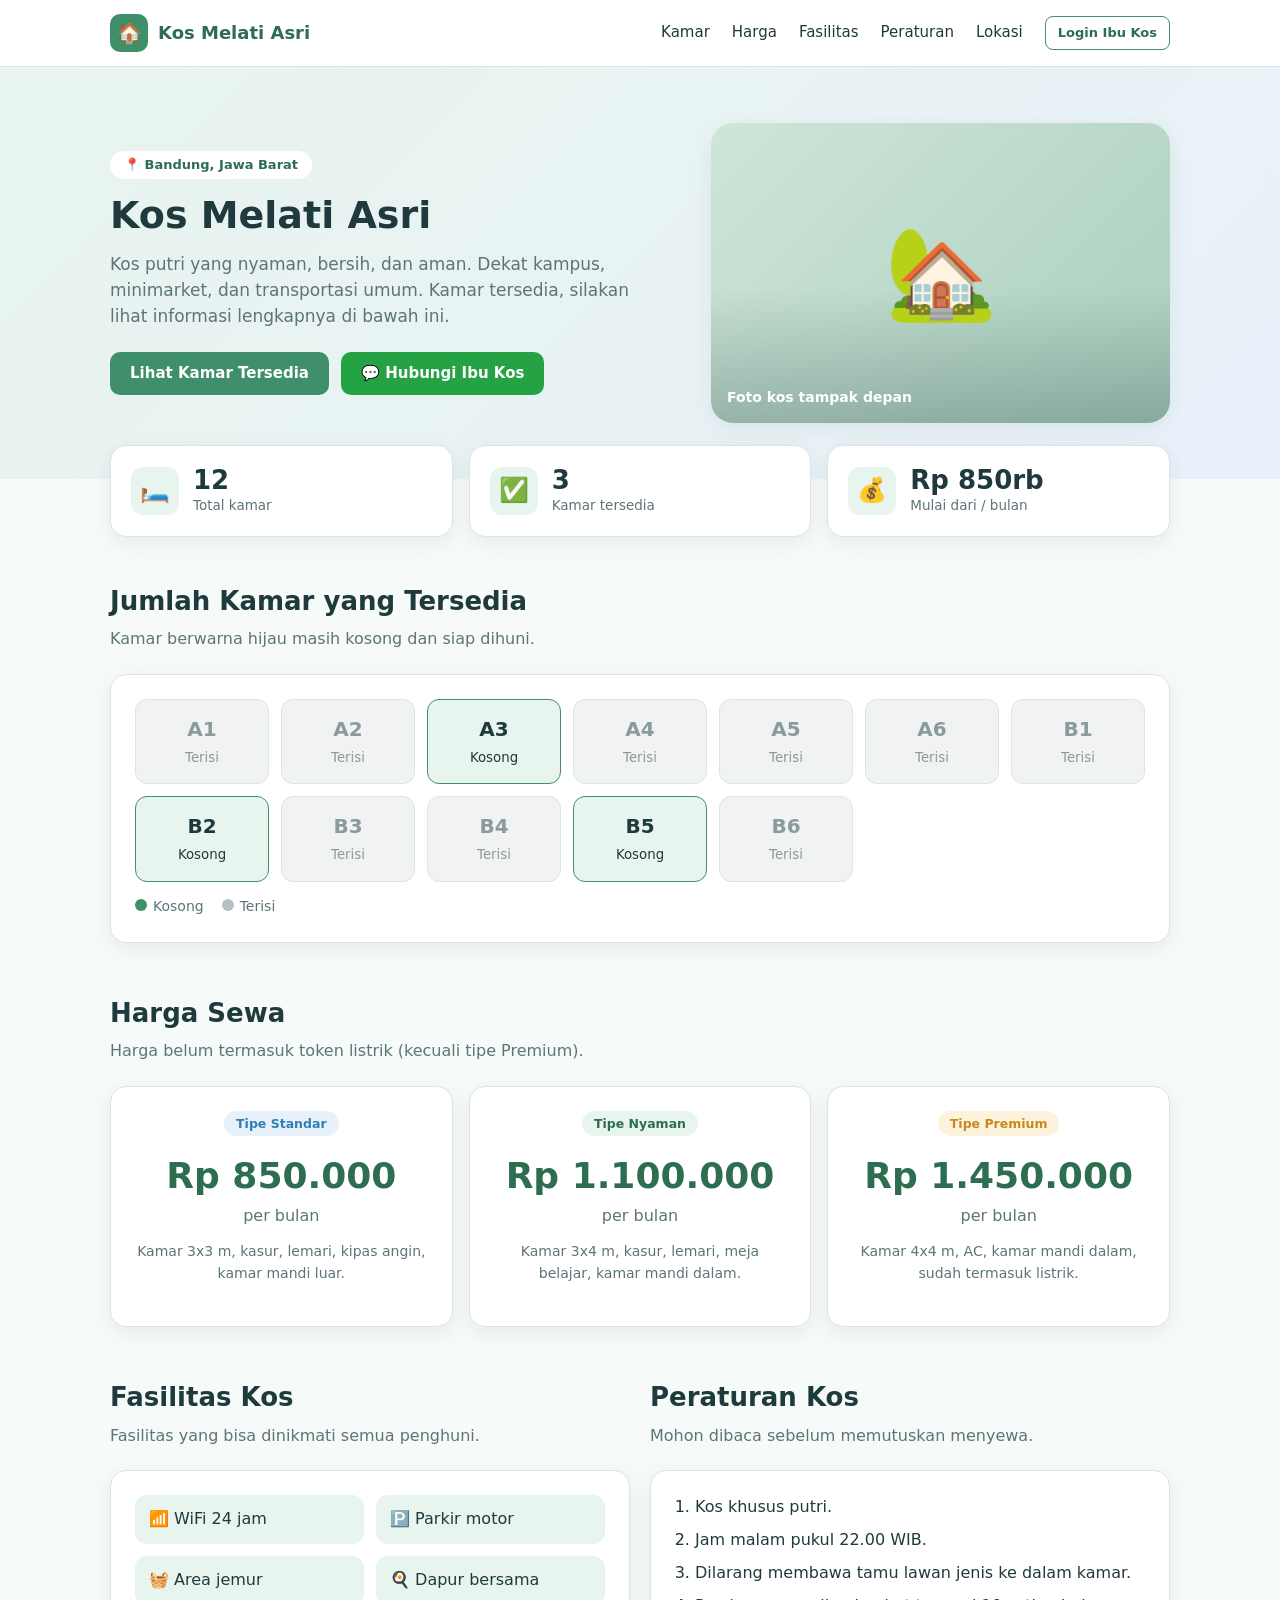
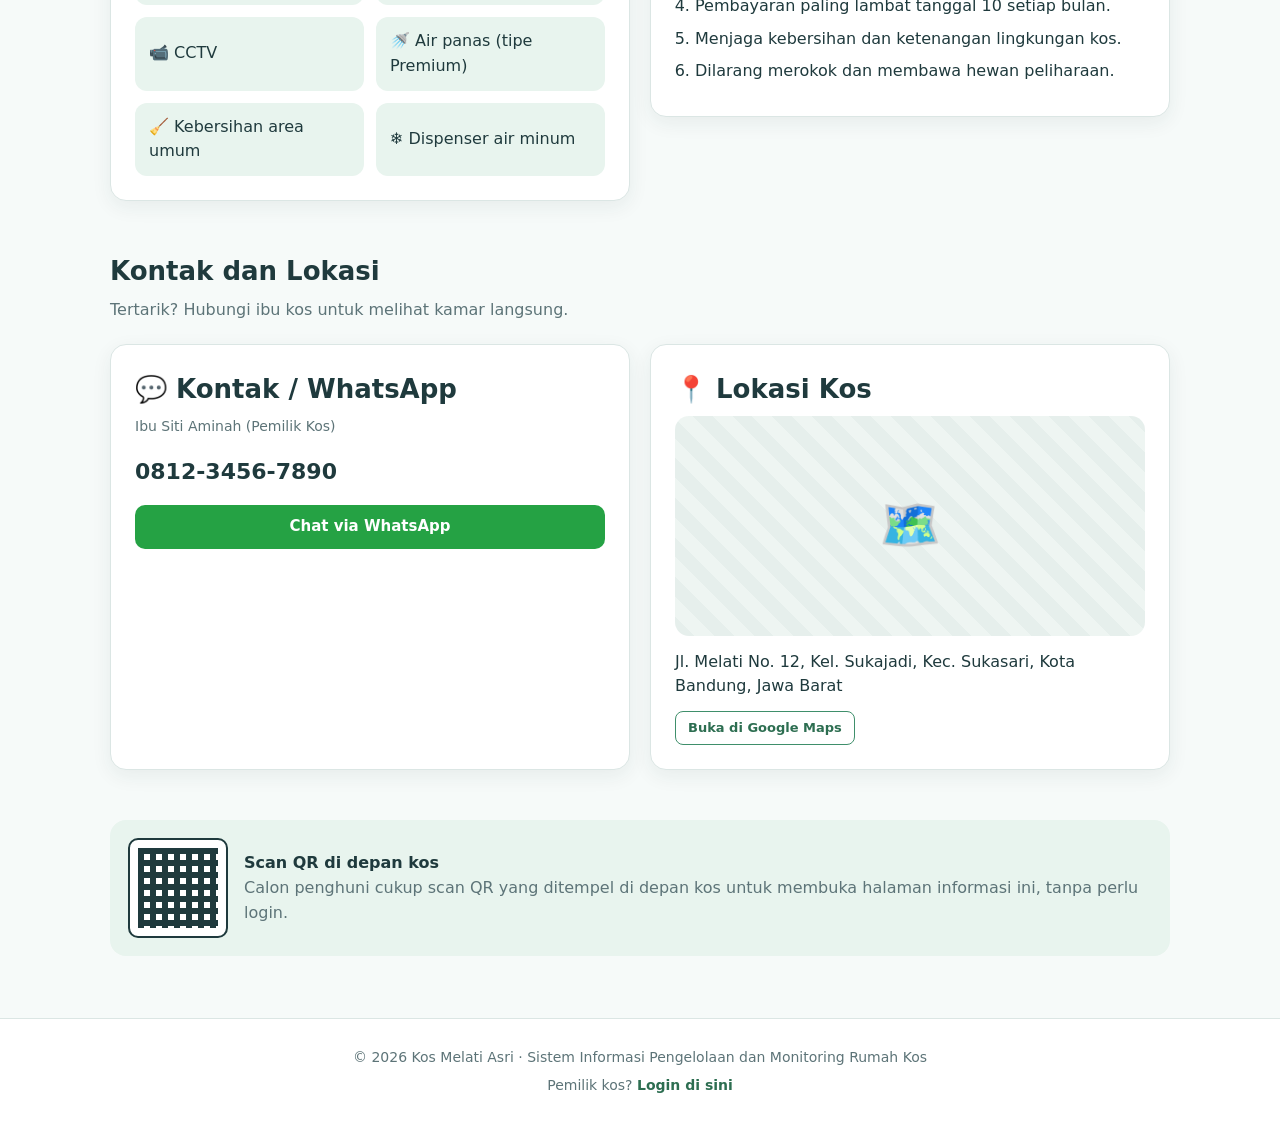
<file: index.html>
<!doctype html>
<html lang="id">
  <head>
    <meta charset="UTF-8" />
    <meta name="viewport" content="width=device-width, initial-scale=1.0" />
    <title>Kos Melati Asri - Informasi Kos</title>
    <link rel="stylesheet" href="style.css" />
  </head>
  <body>
    <!-- ===== TOPBAR ===== -->
    <header class="topbar">
      <div class="inner">
        <a href="index.html" class="brand"><span class="logo">🏠</span> Kos Melati Asri</a>
        <nav>
          <a href="#kamar">Kamar</a>
          <a href="#harga">Harga</a>
          <a href="#fasilitas">Fasilitas</a>
          <a href="#peraturan">Peraturan</a>
          <a href="#lokasi">Lokasi</a>
          <a href="login.html" class="btn btn-outline btn-sm">Login Ibu Kos</a>
        </nav>
      </div>
    </header>

    <!-- ===== HERO: Nama dan informasi kos ===== -->
    <section class="hero">
      <div class="container">
        <div>
          <span class="tag">📍 Bandung, Jawa Barat</span>
          <h1>Kos Melati Asri</h1>
          <p>Kos putri yang nyaman, bersih, dan aman. Dekat kampus, minimarket, dan transportasi umum. Kamar tersedia, silakan lihat informasi lengkapnya di bawah ini.</p>
          <div class="cta">
            <a href="#kamar" class="btn">Lihat Kamar Tersedia</a>
            <a href="#kontak" class="btn btn-wa">💬 Hubungi Ibu Kos</a>
          </div>
        </div>
        <div class="hero-img">🏡<span class="cap">Foto kos tampak depan</span></div>
      </div>
    </section>

    <main class="container">
      <!-- ===== Ringkasan ===== -->
      <div class="stats">
        <div class="stat-box">
          <div class="ico">🛏️</div>
          <div>
            <div class="num">12</div>
            <div class="lbl">Total kamar</div>
          </div>
        </div>
        <div class="stat-box">
          <div class="ico">✅</div>
          <div>
            <div class="num">3</div>
            <div class="lbl">Kamar tersedia</div>
          </div>
        </div>
        <div class="stat-box">
          <div class="ico">💰</div>
          <div>
            <div class="num">Rp 850rb</div>
            <div class="lbl">Mulai dari / bulan</div>
          </div>
        </div>
      </div>

      <!-- ===== Jumlah kamar yang tersedia ===== -->
      <section class="block" id="kamar">
        <h2>Jumlah Kamar yang Tersedia</h2>
        <p class="lead">Kamar berwarna hijau masih kosong dan siap dihuni.</p>
        <div class="card">
          <div class="kamar-grid">
            <div class="kamar-item terisi">
              <div class="no">A1</div>
              <small>Terisi</small>
            </div>
            <div class="kamar-item terisi">
              <div class="no">A2</div>
              <small>Terisi</small>
            </div>
            <div class="kamar-item kosong">
              <div class="no">A3</div>
              <small>Kosong</small>
            </div>
            <div class="kamar-item terisi">
              <div class="no">A4</div>
              <small>Terisi</small>
            </div>
            <div class="kamar-item terisi">
              <div class="no">A5</div>
              <small>Terisi</small>
            </div>
            <div class="kamar-item terisi">
              <div class="no">A6</div>
              <small>Terisi</small>
            </div>
            <div class="kamar-item terisi">
              <div class="no">B1</div>
              <small>Terisi</small>
            </div>
            <div class="kamar-item kosong">
              <div class="no">B2</div>
              <small>Kosong</small>
            </div>
            <div class="kamar-item terisi">
              <div class="no">B3</div>
              <small>Terisi</small>
            </div>
            <div class="kamar-item terisi">
              <div class="no">B4</div>
              <small>Terisi</small>
            </div>
            <div class="kamar-item kosong">
              <div class="no">B5</div>
              <small>Kosong</small>
            </div>
            <div class="kamar-item terisi">
              <div class="no">B6</div>
              <small>Terisi</small>
            </div>
          </div>
          <div class="legend">
            <span><i class="dot g"></i>Kosong</span>
            <span><i class="dot x"></i>Terisi</span>
          </div>
        </div>
      </section>

      <!-- ===== Harga sewa ===== -->
      <section class="block" id="harga">
        <h2>Harga Sewa</h2>
        <p class="lead">Harga belum termasuk token listrik (kecuali tipe Premium).</p>
        <div class="grid-3">
          <div class="card harga">
            <span class="badge badge-blue">Tipe Standar</span>
            <div class="nominal" style="margin-top: 12px">Rp 850.000</div>
            <div class="per">per bulan</div>
            <p class="sub" style="margin-top: 12px">Kamar 3x3 m, kasur, lemari, kipas angin, kamar mandi luar.</p>
          </div>
          <div class="card harga">
            <span class="badge badge-green">Tipe Nyaman</span>
            <div class="nominal" style="margin-top: 12px">Rp 1.100.000</div>
            <div class="per">per bulan</div>
            <p class="sub" style="margin-top: 12px">Kamar 3x4 m, kasur, lemari, meja belajar, kamar mandi dalam.</p>
          </div>
          <div class="card harga">
            <span class="badge badge-yellow">Tipe Premium</span>
            <div class="nominal" style="margin-top: 12px">Rp 1.450.000</div>
            <div class="per">per bulan</div>
            <p class="sub" style="margin-top: 12px">Kamar 4x4 m, AC, kamar mandi dalam, sudah termasuk listrik.</p>
          </div>
        </div>
      </section>

      <!-- ===== Fasilitas + Peraturan ===== -->
      <section class="block">
        <div class="grid-2">
          <div id="fasilitas">
            <h2>Fasilitas Kos</h2>
            <p class="lead">Fasilitas yang bisa dinikmati semua penghuni.</p>
            <div class="card">
              <ul class="fasilitas">
                <li>📶 WiFi 24 jam</li>
                <li>🅿️ Parkir motor</li>
                <li>🧺 Area jemur</li>
                <li>🍳 Dapur bersama</li>
                <li>📹 CCTV</li>
                <li>🚿 Air panas (tipe Premium)</li>
                <li>🧹 Kebersihan area umum</li>
                <li>❄️ Dispenser air minum</li>
              </ul>
            </div>
          </div>

          <div id="peraturan">
            <h2>Peraturan Kos</h2>
            <p class="lead">Mohon dibaca sebelum memutuskan menyewa.</p>
            <div class="card">
              <ol class="peraturan">
                <li>Kos khusus putri.</li>
                <li>Jam malam pukul 22.00 WIB.</li>
                <li>Dilarang membawa tamu lawan jenis ke dalam kamar.</li>
                <li>Pembayaran paling lambat tanggal 10 setiap bulan.</li>
                <li>Menjaga kebersihan dan ketenangan lingkungan kos.</li>
                <li>Dilarang merokok dan membawa hewan peliharaan.</li>
              </ol>
            </div>
          </div>
        </div>
      </section>

      <!-- ===== Kontak + Lokasi ===== -->
      <section class="block" id="lokasi">
        <h2>Kontak dan Lokasi</h2>
        <p class="lead">Tertarik? Hubungi ibu kos untuk melihat kamar langsung.</p>
        <div class="grid-2">
          <div class="card" id="kontak">
            <h2>💬 Kontak / WhatsApp</h2>
            <p class="sub">Ibu Siti Aminah (Pemilik Kos)</p>
            <p style="font-size: 22px; font-weight: 700; margin-bottom: 16px">0812-3456-7890</p>
            <a class="btn btn-wa btn-block" href="https://wa.me/6281234567890?text=Halo%20Bu%2C%20saya%20ingin%20bertanya%20tentang%20kamar%20kos%20yang%20tersedia." target="_blank">Chat via WhatsApp</a>
          </div>
          <div class="card">
            <h2>📍 Lokasi Kos</h2>
            <div class="peta">🗺️</div>
            <p>Jl. Melati No. 12, Kel. Sukajadi, Kec. Sukasari, Kota Bandung, Jawa Barat</p>
            <a class="btn btn-outline btn-sm" style="margin-top: 12px" href="https://maps.google.com/?q=Bandung" target="_blank">Buka di Google Maps</a>
          </div>
        </div>
      </section>

      <!-- ===== QR ===== -->
      <section class="block">
        <div class="qr-note">
          <div class="qr"></div>
          <div>
            <strong>Scan QR di depan kos</strong>
            <p style="color: var(--muted)">Calon penghuni cukup scan QR yang ditempel di depan kos untuk membuka halaman informasi ini, tanpa perlu login.</p>
          </div>
        </div>
      </section>
    </main>

    <footer class="site">
      <p>&copy; 2026 Kos Melati Asri &middot; Sistem Informasi Pengelolaan dan Monitoring Rumah Kos</p>
      <p style="margin-top: 6px">Pemilik kos? <a href="login.html">Login di sini</a></p>
    </footer>
  </body>
</html>
</file>
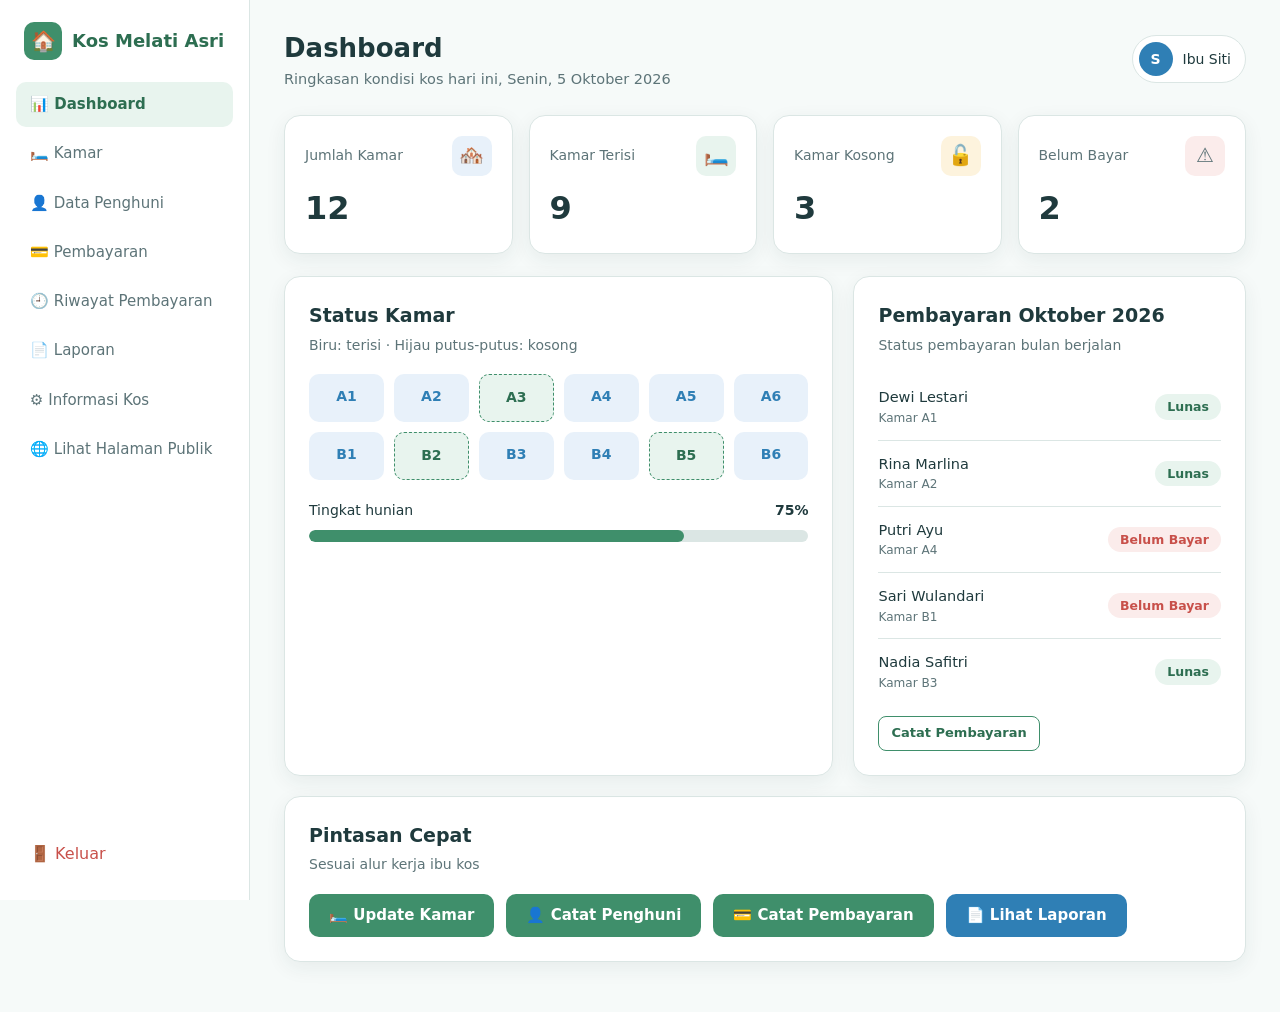
<file: dashboard.html>
<!DOCTYPE html>
<html lang="id">
<head>
  <meta charset="UTF-8">
  <meta name="viewport" content="width=device-width, initial-scale=1.0">
  <title>Dashboard - Ibu Kos</title>
  <link rel="stylesheet" href="style.css">
</head>
<body>
<div class="app">

  <!-- ===== SIDEBAR ===== -->
  <aside class="sidebar">
    <a href="dashboard.html" class="brand"><span class="logo">🏠</span> Kos Melati Asri</a>
    <nav>
      <a href="dashboard.html" class="active">📊 Dashboard</a>
      <a href="kamar.html">🛏️ Kamar</a>
      <a href="penghuni.html">👤 Data Penghuni</a>
      <a href="pembayaran.html">💳 Pembayaran</a>
      <a href="riwayat.html">🕘 Riwayat Pembayaran</a>
      <a href="laporan.html">📄 Laporan</a>
      <a href="informasi-kos.html">⚙️ Informasi Kos</a>
      <a href="index.html" target="_blank">🌐 Lihat Halaman Publik</a>
    </nav>
    <a href="login.html" class="logout" style="padding:11px 14px">🚪 Keluar</a>
  </aside>

  <!-- ===== KONTEN ===== -->
  <main class="main">
    <div class="page-head">
      <div>
        <h1>Dashboard</h1>
        <p>Ringkasan kondisi kos hari ini, Senin, 5 Oktober 2026</p>
      </div>
      <div class="user-chip"><span class="avatar">S</span> Ibu Siti</div>
    </div>

    <!-- Statistik -->
    <div class="stat-grid">
      <div class="stat-card">
        <div class="top">Jumlah Kamar <span class="ico b">🏘️</span></div>
        <div class="num">12</div>
      </div>
      <div class="stat-card">
        <div class="top">Kamar Terisi <span class="ico g">🛏️</span></div>
        <div class="num">9</div>
      </div>
      <div class="stat-card">
        <div class="top">Kamar Kosong <span class="ico y">🔓</span></div>
        <div class="num">3</div>
      </div>
      <div class="stat-card">
        <div class="top">Belum Bayar <span class="ico r">⚠️</span></div>
        <div class="num">2</div>
      </div>
    </div>

    <div class="two-col">
      <!-- Denah kamar -->
      <div class="card">
        <h2>Status Kamar</h2>
        <p class="sub">Biru: terisi &middot; Hijau putus-putus: kosong</p>
        <div class="denah">
          <div class="t">A1</div><div class="t">A2</div><div class="k">A3</div>
          <div class="t">A4</div><div class="t">A5</div><div class="t">A6</div>
          <div class="t">B1</div><div class="k">B2</div><div class="t">B3</div>
          <div class="t">B4</div><div class="k">B5</div><div class="t">B6</div>
        </div>
        <div style="margin-top:20px">
          <div style="display:flex;justify-content:space-between;font-size:14px">
            <span>Tingkat hunian</span><strong>75%</strong>
          </div>
          <div class="progress"><span style="width:75%"></span></div>
        </div>
      </div>

      <!-- Pembayaran bulan ini -->
      <div class="card">
        <h2>Pembayaran Oktober 2026</h2>
        <p class="sub">Status pembayaran bulan berjalan</p>
        <ul class="list-simple">
          <li><div>Dewi Lestari<small>Kamar A1</small></div><span class="badge badge-green">Lunas</span></li>
          <li><div>Rina Marlina<small>Kamar A2</small></div><span class="badge badge-green">Lunas</span></li>
          <li><div>Putri Ayu<small>Kamar A4</small></div><span class="badge badge-red">Belum Bayar</span></li>
          <li><div>Sari Wulandari<small>Kamar B1</small></div><span class="badge badge-red">Belum Bayar</span></li>
          <li><div>Nadia Safitri<small>Kamar B3</small></div><span class="badge badge-green">Lunas</span></li>
        </ul>
        <a href="pembayaran.html" class="btn btn-outline btn-sm" style="margin-top:12px">Catat Pembayaran</a>
      </div>
    </div>

    <!-- Pintasan sesuai alur -->
    <div class="card">
      <h2>Pintasan Cepat</h2>
      <p class="sub">Sesuai alur kerja ibu kos</p>
      <div class="toolbar" style="margin:0">
        <a href="kamar.html" class="btn">🛏️ Update Kamar</a>
        <a href="penghuni.html" class="btn">👤 Catat Penghuni</a>
        <a href="pembayaran.html" class="btn">💳 Catat Pembayaran</a>
        <a href="laporan.html" class="btn btn-blue">📄 Lihat Laporan</a>
      </div>
    </div>
  </main>
</div>
</body>
</html>
</file>
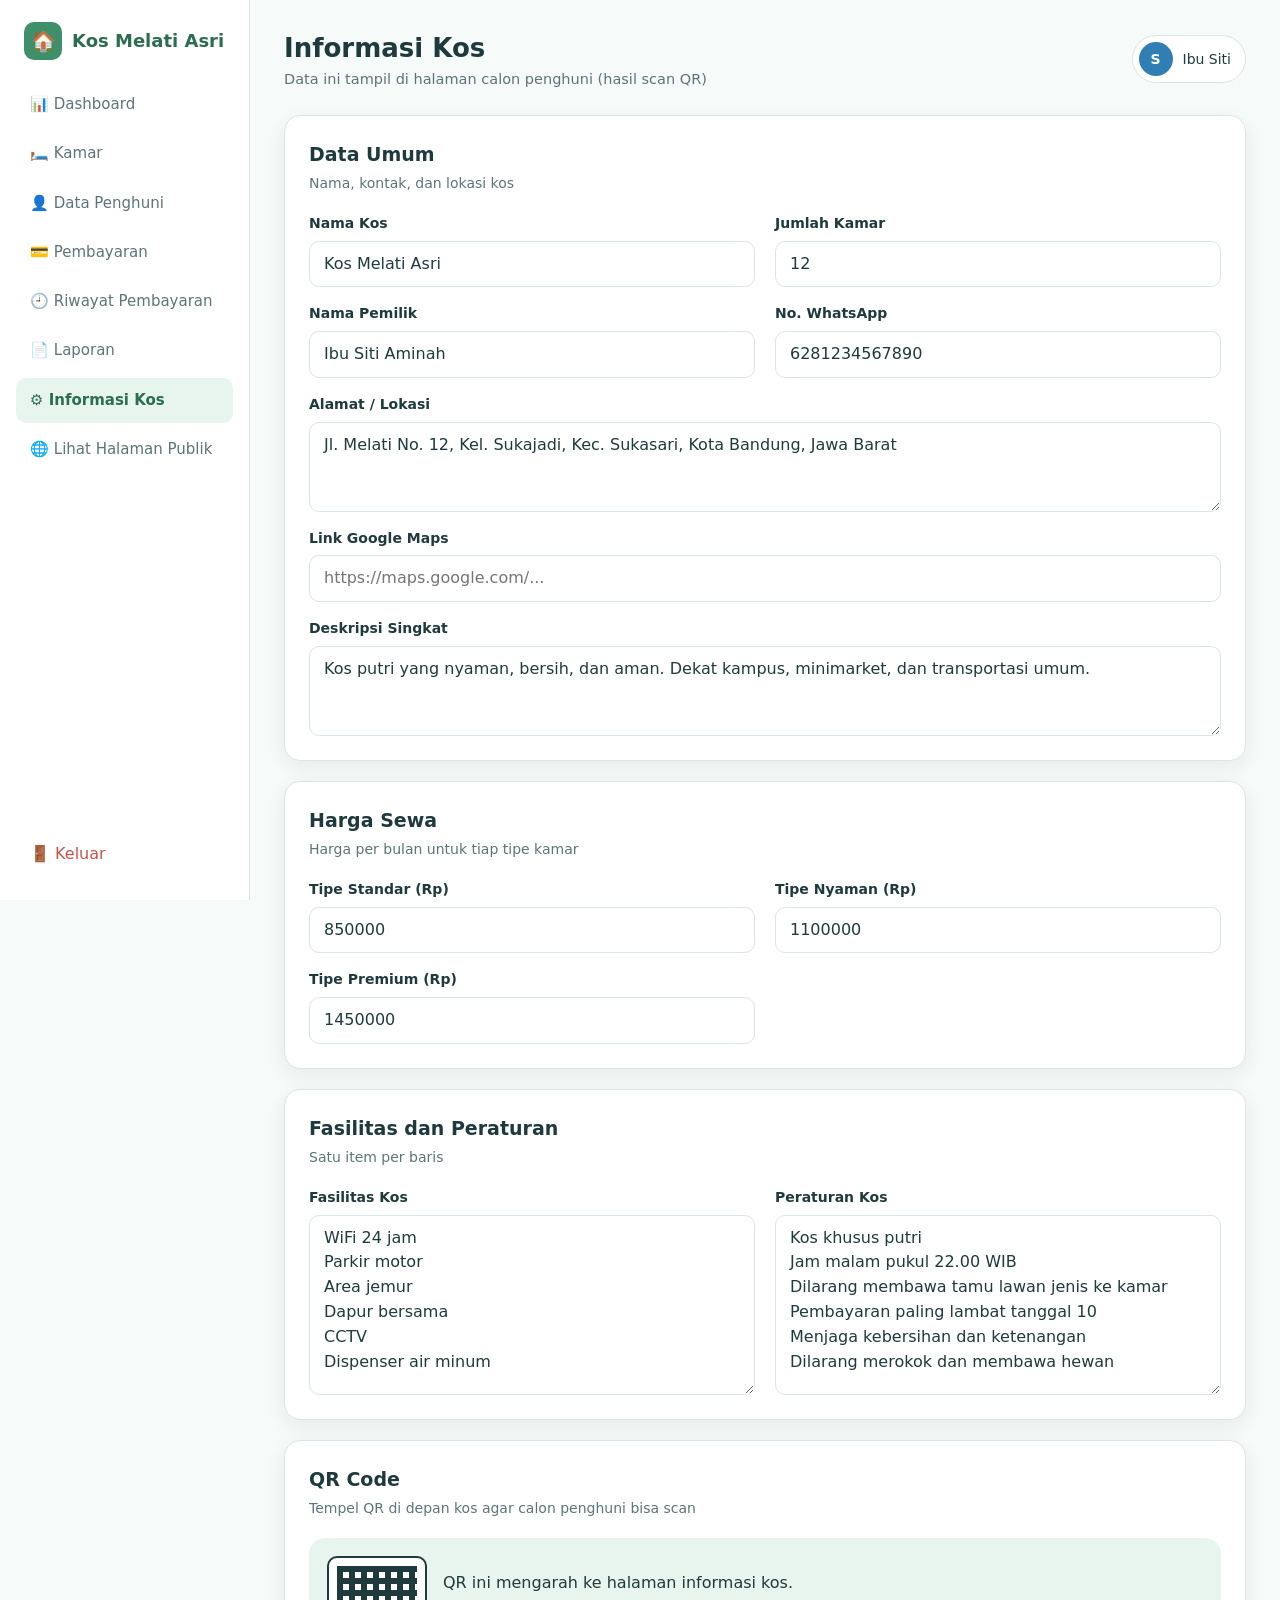
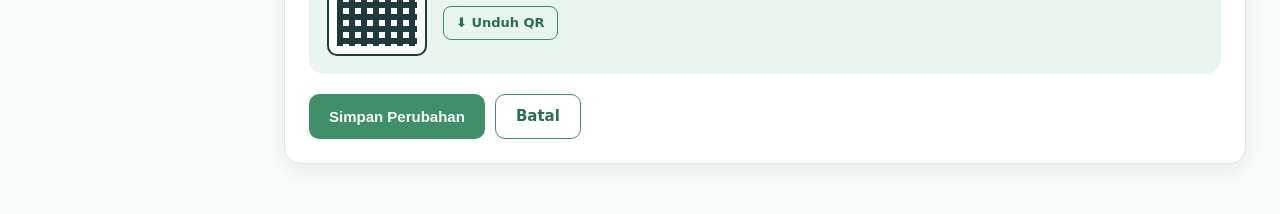
<file: informasi-kos.html>
<!DOCTYPE html>
<html lang="id">
<head>
  <meta charset="UTF-8">
  <meta name="viewport" content="width=device-width, initial-scale=1.0">
  <title>Informasi Kos - Ibu Kos</title>
  <link rel="stylesheet" href="style.css">
</head>
<body>
<div class="app">

  <aside class="sidebar">
    <a href="dashboard.html" class="brand"><span class="logo">🏠</span> Kos Melati Asri</a>
    <nav>
      <a href="dashboard.html">📊 Dashboard</a>
      <a href="kamar.html">🛏️ Kamar</a>
      <a href="penghuni.html">👤 Data Penghuni</a>
      <a href="pembayaran.html">💳 Pembayaran</a>
      <a href="riwayat.html">🕘 Riwayat Pembayaran</a>
      <a href="laporan.html">📄 Laporan</a>
      <a href="informasi-kos.html" class="active">⚙️ Informasi Kos</a>
      <a href="index.html" target="_blank">🌐 Lihat Halaman Publik</a>
    </nav>
    <a href="login.html" class="logout" style="padding:11px 14px">🚪 Keluar</a>
  </aside>

  <main class="main">
    <div class="page-head">
      <div>
        <h1>Informasi Kos</h1>
        <p>Data ini tampil di halaman calon penghuni (hasil scan QR)</p>
      </div>
      <div class="user-chip"><span class="avatar">S</span> Ibu Siti</div>
    </div>

    <form action="#" method="post">

      <div class="card mb">
        <h2>Data Umum</h2>
        <p class="sub">Nama, kontak, dan lokasi kos</p>
        <div class="form-grid">
          <div class="form-group">
            <label for="nama_kos">Nama Kos</label>
            <input type="text" id="nama_kos" name="nama_kos" value="Kos Melati Asri">
          </div>
          <div class="form-group">
            <label for="jumlah_kamar">Jumlah Kamar</label>
            <input type="number" id="jumlah_kamar" name="jumlah_kamar" value="12">
          </div>
          <div class="form-group">
            <label for="nama_pemilik">Nama Pemilik</label>
            <input type="text" id="nama_pemilik" name="nama_pemilik" value="Ibu Siti Aminah">
          </div>
          <div class="form-group">
            <label for="whatsapp">No. WhatsApp</label>
            <input type="tel" id="whatsapp" name="whatsapp" value="6281234567890">
          </div>
          <div class="form-group full">
            <label for="alamat">Alamat / Lokasi</label>
            <textarea id="alamat" name="alamat">Jl. Melati No. 12, Kel. Sukajadi, Kec. Sukasari, Kota Bandung, Jawa Barat</textarea>
          </div>
          <div class="form-group full">
            <label for="maps">Link Google Maps</label>
            <input type="url" id="maps" name="maps" placeholder="https://maps.google.com/...">
          </div>
          <div class="form-group full">
            <label for="deskripsi">Deskripsi Singkat</label>
            <textarea id="deskripsi" name="deskripsi">Kos putri yang nyaman, bersih, dan aman. Dekat kampus, minimarket, dan transportasi umum.</textarea>
          </div>
        </div>
      </div>

      <div class="card mb">
        <h2>Harga Sewa</h2>
        <p class="sub">Harga per bulan untuk tiap tipe kamar</p>
        <div class="form-grid">
          <div class="form-group">
            <label for="harga_standar">Tipe Standar (Rp)</label>
            <input type="number" id="harga_standar" name="harga_standar" value="850000">
          </div>
          <div class="form-group">
            <label for="harga_nyaman">Tipe Nyaman (Rp)</label>
            <input type="number" id="harga_nyaman" name="harga_nyaman" value="1100000">
          </div>
          <div class="form-group">
            <label for="harga_premium">Tipe Premium (Rp)</label>
            <input type="number" id="harga_premium" name="harga_premium" value="1450000">
          </div>
        </div>
      </div>

      <div class="card mb">
        <h2>Fasilitas dan Peraturan</h2>
        <p class="sub">Satu item per baris</p>
        <div class="form-grid">
          <div class="form-group">
            <label for="fasilitas">Fasilitas Kos</label>
            <textarea id="fasilitas" name="fasilitas" style="min-height:180px">WiFi 24 jam
Parkir motor
Area jemur
Dapur bersama
CCTV
Dispenser air minum</textarea>
          </div>
          <div class="form-group">
            <label for="peraturan">Peraturan Kos</label>
            <textarea id="peraturan" name="peraturan" style="min-height:180px">Kos khusus putri
Jam malam pukul 22.00 WIB
Dilarang membawa tamu lawan jenis ke kamar
Pembayaran paling lambat tanggal 10
Menjaga kebersihan dan ketenangan
Dilarang merokok dan membawa hewan</textarea>
          </div>
        </div>
      </div>

      <div class="card">
        <h2>QR Code</h2>
        <p class="sub">Tempel QR di depan kos agar calon penghuni bisa scan</p>
        <div class="qr-note">
          <div class="qr"></div>
          <div>
            <p>QR ini mengarah ke halaman informasi kos.</p>
            <a href="#" class="btn btn-outline btn-sm" style="margin-top:10px">⬇️ Unduh QR</a>
          </div>
        </div>
        <div class="form-actions">
          <button type="submit" class="btn">Simpan Perubahan</button>
          <a href="dashboard.html" class="btn btn-outline">Batal</a>
        </div>
      </div>

    </form>
  </main>
</div>
</body>
</html>
</file>
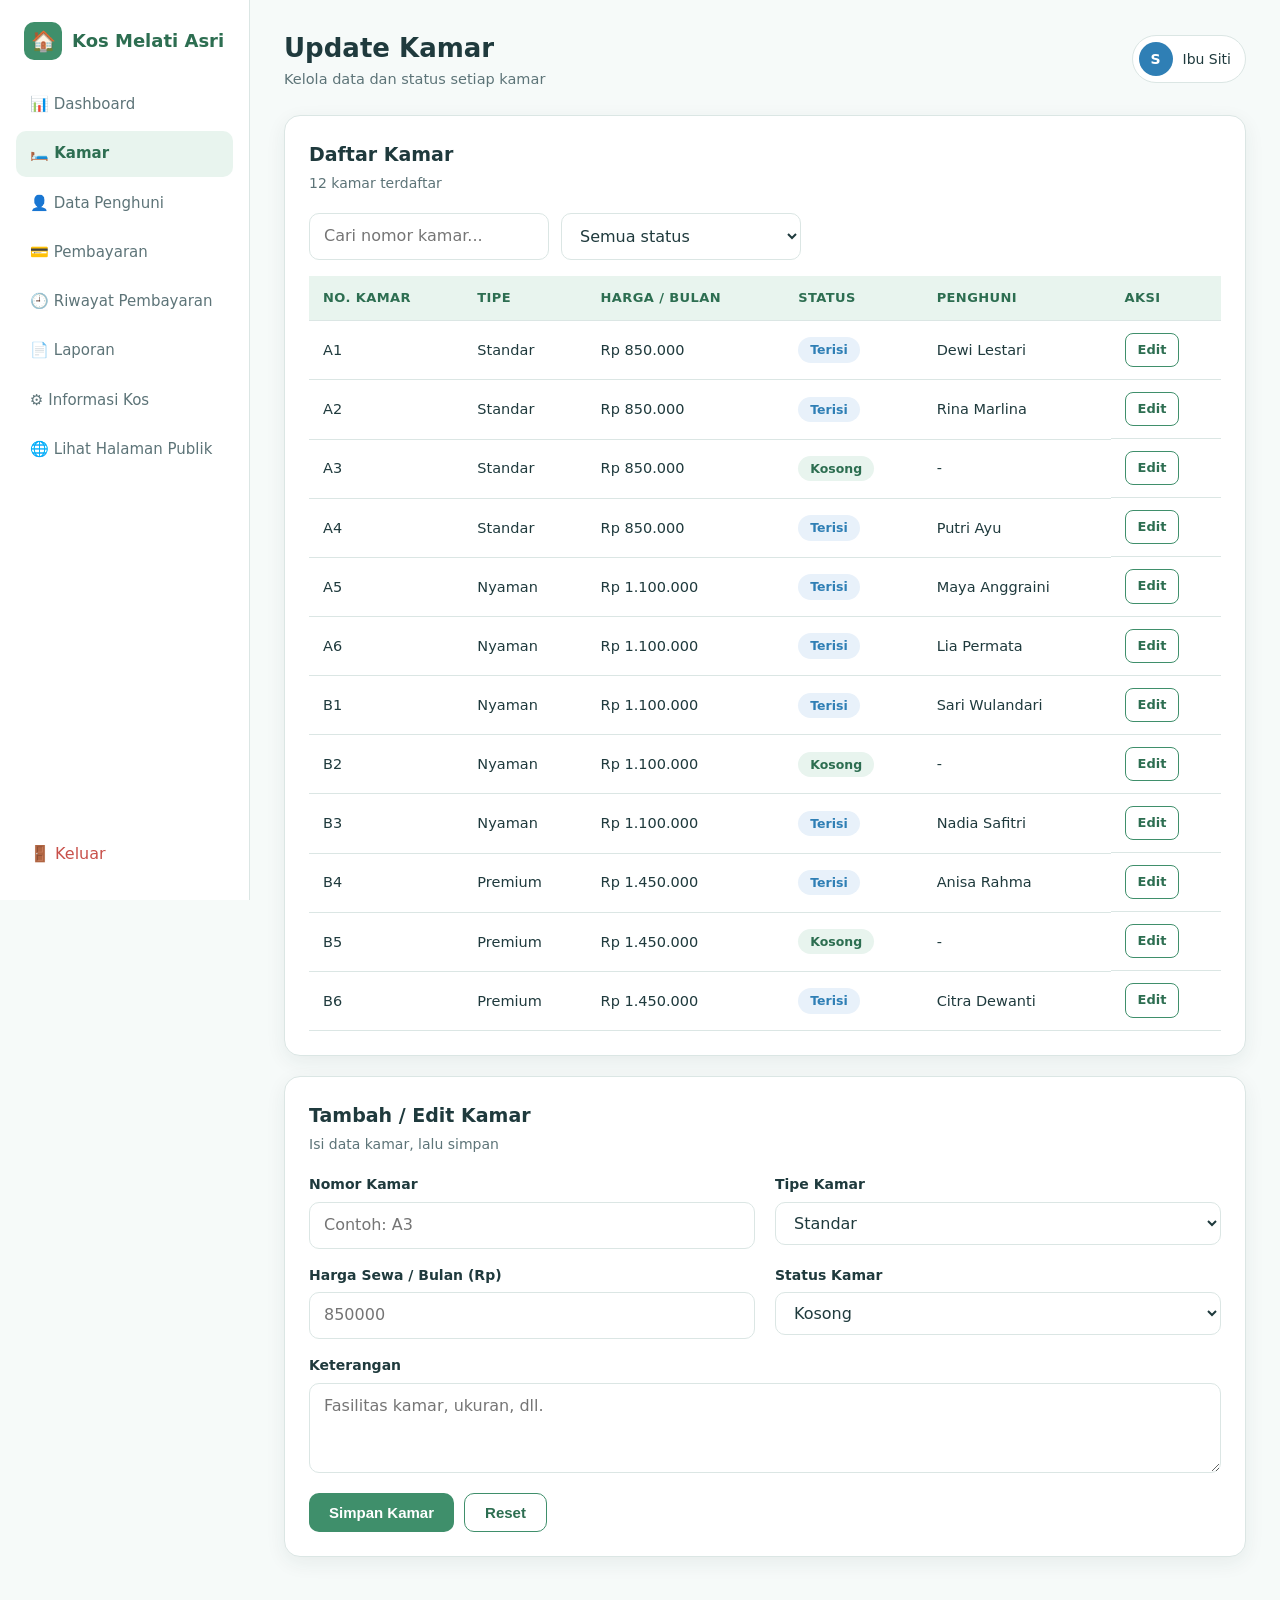
<file: kamar.html>
<!DOCTYPE html>
<html lang="id">
<head>
  <meta charset="UTF-8">
  <meta name="viewport" content="width=device-width, initial-scale=1.0">
  <title>Kamar - Ibu Kos</title>
  <link rel="stylesheet" href="style.css">
</head>
<body>
<div class="app">

  <aside class="sidebar">
    <a href="dashboard.html" class="brand"><span class="logo">🏠</span> Kos Melati Asri</a>
    <nav>
      <a href="dashboard.html">📊 Dashboard</a>
      <a href="kamar.html" class="active">🛏️ Kamar</a>
      <a href="penghuni.html">👤 Data Penghuni</a>
      <a href="pembayaran.html">💳 Pembayaran</a>
      <a href="riwayat.html">🕘 Riwayat Pembayaran</a>
      <a href="laporan.html">📄 Laporan</a>
      <a href="informasi-kos.html">⚙️ Informasi Kos</a>
      <a href="index.html" target="_blank">🌐 Lihat Halaman Publik</a>
    </nav>
    <a href="login.html" class="logout" style="padding:11px 14px">🚪 Keluar</a>
  </aside>

  <main class="main">
    <div class="page-head">
      <div>
        <h1>Update Kamar</h1>
        <p>Kelola data dan status setiap kamar</p>
      </div>
      <div class="user-chip"><span class="avatar">S</span> Ibu Siti</div>
    </div>

    <!-- Daftar kamar -->
    <div class="card mb">
      <h2>Daftar Kamar</h2>
      <p class="sub">12 kamar terdaftar</p>
      <div class="toolbar">
        <input type="search" placeholder="Cari nomor kamar...">
        <select>
          <option>Semua status</option>
          <option>Terisi</option>
          <option>Kosong</option>
        </select>
      </div>
      <div class="table-wrap">
        <table>
          <thead>
            <tr><th>No. Kamar</th><th>Tipe</th><th>Harga / Bulan</th><th>Status</th><th>Penghuni</th><th>Aksi</th></tr>
          </thead>
          <tbody>
            <tr><td>A1</td><td>Standar</td><td>Rp 850.000</td><td><span class="badge badge-blue">Terisi</span></td><td>Dewi Lestari</td><td class="aksi"><a href="#form-kamar" class="btn btn-sm btn-outline">Edit</a></td></tr>
            <tr><td>A2</td><td>Standar</td><td>Rp 850.000</td><td><span class="badge badge-blue">Terisi</span></td><td>Rina Marlina</td><td class="aksi"><a href="#form-kamar" class="btn btn-sm btn-outline">Edit</a></td></tr>
            <tr><td>A3</td><td>Standar</td><td>Rp 850.000</td><td><span class="badge badge-green">Kosong</span></td><td>-</td><td class="aksi"><a href="#form-kamar" class="btn btn-sm btn-outline">Edit</a></td></tr>
            <tr><td>A4</td><td>Standar</td><td>Rp 850.000</td><td><span class="badge badge-blue">Terisi</span></td><td>Putri Ayu</td><td class="aksi"><a href="#form-kamar" class="btn btn-sm btn-outline">Edit</a></td></tr>
            <tr><td>A5</td><td>Nyaman</td><td>Rp 1.100.000</td><td><span class="badge badge-blue">Terisi</span></td><td>Maya Anggraini</td><td class="aksi"><a href="#form-kamar" class="btn btn-sm btn-outline">Edit</a></td></tr>
            <tr><td>A6</td><td>Nyaman</td><td>Rp 1.100.000</td><td><span class="badge badge-blue">Terisi</span></td><td>Lia Permata</td><td class="aksi"><a href="#form-kamar" class="btn btn-sm btn-outline">Edit</a></td></tr>
            <tr><td>B1</td><td>Nyaman</td><td>Rp 1.100.000</td><td><span class="badge badge-blue">Terisi</span></td><td>Sari Wulandari</td><td class="aksi"><a href="#form-kamar" class="btn btn-sm btn-outline">Edit</a></td></tr>
            <tr><td>B2</td><td>Nyaman</td><td>Rp 1.100.000</td><td><span class="badge badge-green">Kosong</span></td><td>-</td><td class="aksi"><a href="#form-kamar" class="btn btn-sm btn-outline">Edit</a></td></tr>
            <tr><td>B3</td><td>Nyaman</td><td>Rp 1.100.000</td><td><span class="badge badge-blue">Terisi</span></td><td>Nadia Safitri</td><td class="aksi"><a href="#form-kamar" class="btn btn-sm btn-outline">Edit</a></td></tr>
            <tr><td>B4</td><td>Premium</td><td>Rp 1.450.000</td><td><span class="badge badge-blue">Terisi</span></td><td>Anisa Rahma</td><td class="aksi"><a href="#form-kamar" class="btn btn-sm btn-outline">Edit</a></td></tr>
            <tr><td>B5</td><td>Premium</td><td>Rp 1.450.000</td><td><span class="badge badge-green">Kosong</span></td><td>-</td><td class="aksi"><a href="#form-kamar" class="btn btn-sm btn-outline">Edit</a></td></tr>
            <tr><td>B6</td><td>Premium</td><td>Rp 1.450.000</td><td><span class="badge badge-blue">Terisi</span></td><td>Citra Dewanti</td><td class="aksi"><a href="#form-kamar" class="btn btn-sm btn-outline">Edit</a></td></tr>
          </tbody>
        </table>
      </div>
    </div>

    <!-- Form tambah / edit kamar -->
    <div class="card" id="form-kamar">
      <h2>Tambah / Edit Kamar</h2>
      <p class="sub">Isi data kamar, lalu simpan</p>
      <form action="#" method="post">
        <div class="form-grid">
          <div class="form-group">
            <label for="no_kamar">Nomor Kamar</label>
            <input type="text" id="no_kamar" name="no_kamar" placeholder="Contoh: A3" required>
          </div>
          <div class="form-group">
            <label for="tipe">Tipe Kamar</label>
            <select id="tipe" name="tipe">
              <option>Standar</option>
              <option>Nyaman</option>
              <option>Premium</option>
            </select>
          </div>
          <div class="form-group">
            <label for="harga">Harga Sewa / Bulan (Rp)</label>
            <input type="number" id="harga" name="harga" placeholder="850000" required>
          </div>
          <div class="form-group">
            <label for="status">Status Kamar</label>
            <select id="status" name="status">
              <option value="kosong">Kosong</option>
              <option value="terisi">Terisi</option>
            </select>
          </div>
          <div class="form-group full">
            <label for="keterangan">Keterangan</label>
            <textarea id="keterangan" name="keterangan" placeholder="Fasilitas kamar, ukuran, dll."></textarea>
          </div>
        </div>
        <div class="form-actions">
          <button type="submit" class="btn">Simpan Kamar</button>
          <button type="reset" class="btn btn-outline">Reset</button>
        </div>
      </form>
    </div>
  </main>
</div>
</body>
</html>
</file>
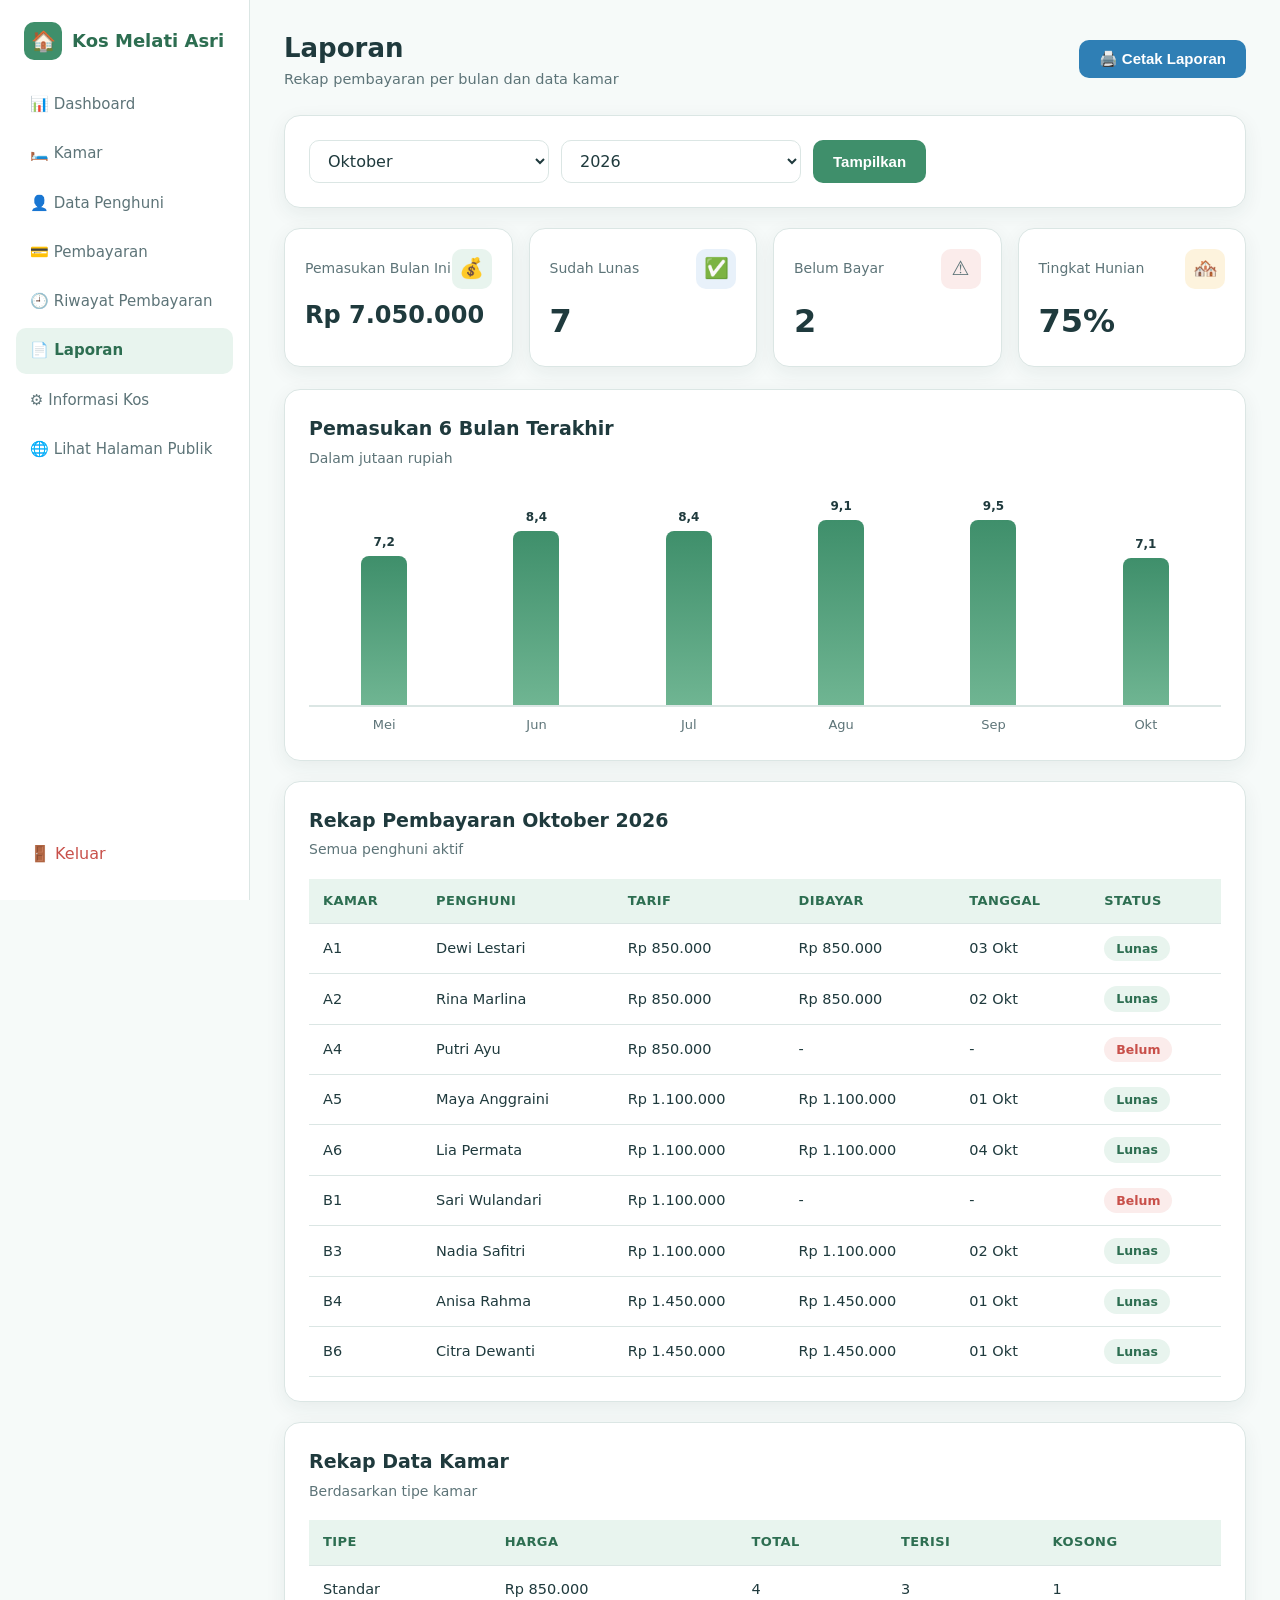
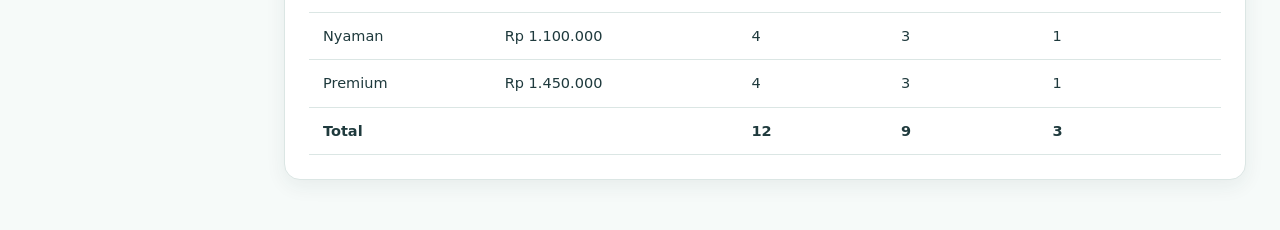
<file: laporan.html>
<!DOCTYPE html>
<html lang="id">
<head>
  <meta charset="UTF-8">
  <meta name="viewport" content="width=device-width, initial-scale=1.0">
  <title>Laporan - Ibu Kos</title>
  <link rel="stylesheet" href="style.css">
</head>
<body>
<div class="app">

  <aside class="sidebar">
    <a href="dashboard.html" class="brand"><span class="logo">🏠</span> Kos Melati Asri</a>
    <nav>
      <a href="dashboard.html">📊 Dashboard</a>
      <a href="kamar.html">🛏️ Kamar</a>
      <a href="penghuni.html">👤 Data Penghuni</a>
      <a href="pembayaran.html">💳 Pembayaran</a>
      <a href="riwayat.html">🕘 Riwayat Pembayaran</a>
      <a href="laporan.html" class="active">📄 Laporan</a>
      <a href="informasi-kos.html">⚙️ Informasi Kos</a>
      <a href="index.html" target="_blank">🌐 Lihat Halaman Publik</a>
    </nav>
    <a href="login.html" class="logout" style="padding:11px 14px">🚪 Keluar</a>
  </aside>

  <main class="main">
    <div class="page-head">
      <div>
        <h1>Laporan</h1>
        <p>Rekap pembayaran per bulan dan data kamar</p>
      </div>
      <button class="btn btn-blue" onclick="window.print()">🖨️ Cetak Laporan</button>
    </div>

    <!-- Filter -->
    <div class="card mb">
      <form action="#" method="get" class="toolbar" style="margin:0">
        <select name="bulan">
          <option>Oktober</option><option>September</option><option>Agustus</option>
        </select>
        <select name="tahun">
          <option>2026</option><option>2025</option>
        </select>
        <button class="btn" type="submit">Tampilkan</button>
      </form>
    </div>

    <!-- Ringkasan -->
    <div class="stat-grid">
      <div class="stat-card">
        <div class="top">Pemasukan Bulan Ini <span class="ico g">💰</span></div>
        <div class="num" style="font-size:24px">Rp 7.050.000</div>
      </div>
      <div class="stat-card">
        <div class="top">Sudah Lunas <span class="ico b">✅</span></div>
        <div class="num">7</div>
      </div>
      <div class="stat-card">
        <div class="top">Belum Bayar <span class="ico r">⚠️</span></div>
        <div class="num">2</div>
      </div>
      <div class="stat-card">
        <div class="top">Tingkat Hunian <span class="ico y">🏘️</span></div>
        <div class="num">75%</div>
      </div>
    </div>

    <!-- Grafik -->
    <div class="card mb">
      <h2>Pemasukan 6 Bulan Terakhir</h2>
      <p class="sub">Dalam jutaan rupiah</p>
      <div class="chart">
        <div class="bar"><b>7,2</b><i style="height:72%"></i></div>
        <div class="bar"><b>8,4</b><i style="height:84%"></i></div>
        <div class="bar"><b>8,4</b><i style="height:84%"></i></div>
        <div class="bar"><b>9,1</b><i style="height:91%"></i></div>
        <div class="bar"><b>9,5</b><i style="height:95%"></i></div>
        <div class="bar"><b>7,1</b><i style="height:71%"></i></div>
      </div>
      <div class="chart-label">
        <span>Mei</span><span>Jun</span><span>Jul</span><span>Agu</span><span>Sep</span><span>Okt</span>
      </div>
    </div>

    <!-- Rekap pembayaran -->
    <div class="card mb">
      <h2>Rekap Pembayaran Oktober 2026</h2>
      <p class="sub">Semua penghuni aktif</p>
      <div class="table-wrap">
        <table>
          <thead>
            <tr><th>Kamar</th><th>Penghuni</th><th>Tarif</th><th>Dibayar</th><th>Tanggal</th><th>Status</th></tr>
          </thead>
          <tbody>
            <tr><td>A1</td><td>Dewi Lestari</td><td>Rp 850.000</td><td>Rp 850.000</td><td>03 Okt</td><td><span class="badge badge-green">Lunas</span></td></tr>
            <tr><td>A2</td><td>Rina Marlina</td><td>Rp 850.000</td><td>Rp 850.000</td><td>02 Okt</td><td><span class="badge badge-green">Lunas</span></td></tr>
            <tr><td>A4</td><td>Putri Ayu</td><td>Rp 850.000</td><td>-</td><td>-</td><td><span class="badge badge-red">Belum</span></td></tr>
            <tr><td>A5</td><td>Maya Anggraini</td><td>Rp 1.100.000</td><td>Rp 1.100.000</td><td>01 Okt</td><td><span class="badge badge-green">Lunas</span></td></tr>
            <tr><td>A6</td><td>Lia Permata</td><td>Rp 1.100.000</td><td>Rp 1.100.000</td><td>04 Okt</td><td><span class="badge badge-green">Lunas</span></td></tr>
            <tr><td>B1</td><td>Sari Wulandari</td><td>Rp 1.100.000</td><td>-</td><td>-</td><td><span class="badge badge-red">Belum</span></td></tr>
            <tr><td>B3</td><td>Nadia Safitri</td><td>Rp 1.100.000</td><td>Rp 1.100.000</td><td>02 Okt</td><td><span class="badge badge-green">Lunas</span></td></tr>
            <tr><td>B4</td><td>Anisa Rahma</td><td>Rp 1.450.000</td><td>Rp 1.450.000</td><td>01 Okt</td><td><span class="badge badge-green">Lunas</span></td></tr>
            <tr><td>B6</td><td>Citra Dewanti</td><td>Rp 1.450.000</td><td>Rp 1.450.000</td><td>01 Okt</td><td><span class="badge badge-green">Lunas</span></td></tr>
          </tbody>
        </table>
      </div>
    </div>

    <!-- Data kamar -->
    <div class="card">
      <h2>Rekap Data Kamar</h2>
      <p class="sub">Berdasarkan tipe kamar</p>
      <div class="table-wrap">
        <table>
          <thead>
            <tr><th>Tipe</th><th>Harga</th><th>Total</th><th>Terisi</th><th>Kosong</th></tr>
          </thead>
          <tbody>
            <tr><td>Standar</td><td>Rp 850.000</td><td>4</td><td>3</td><td>1</td></tr>
            <tr><td>Nyaman</td><td>Rp 1.100.000</td><td>4</td><td>3</td><td>1</td></tr>
            <tr><td>Premium</td><td>Rp 1.450.000</td><td>4</td><td>3</td><td>1</td></tr>
            <tr><td><strong>Total</strong></td><td></td><td><strong>12</strong></td><td><strong>9</strong></td><td><strong>3</strong></td></tr>
          </tbody>
        </table>
      </div>
    </div>
  </main>
</div>
</body>
</html>
</file>
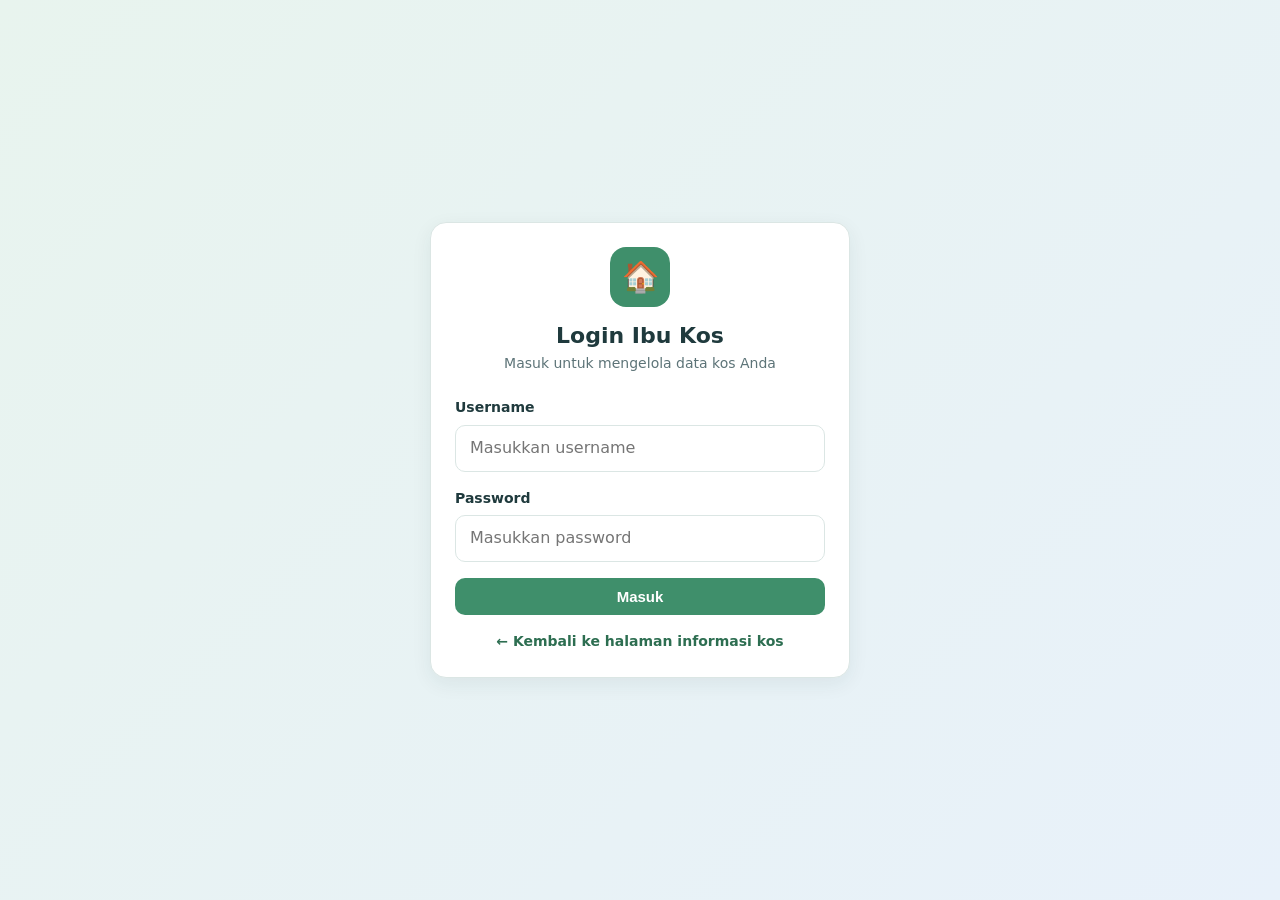
<file: login.html>
<!doctype html>
<html lang="id">
  <head>
    <meta charset="UTF-8" />
    <meta name="viewport" content="width=device-width, initial-scale=1.0" />
    <title>Login Ibu Kos</title>
    <link rel="stylesheet" href="style.css" />
  </head>
  <body class="login-page">
    <div class="login-box">
      <div class="card">
        <div class="head">
          <div class="logo">🏠</div>
          <h1>Login Ibu Kos</h1>
          <p style="color: var(--muted); font-size: 14px">Masuk untuk mengelola data kos Anda</p>
        </div>

        <!-- Nanti action diarahkan ke proses_login.php dengan method POST -->
        <form action="dashboard.html">
          <div class="form-group">
            <label for="username">Username</label>
            <input type="text" id="username" name="username" placeholder="Masukkan username" required />
          </div>
          <div class="form-group">
            <label for="password">Password</label>
            <input type="password" id="password" name="password" placeholder="Masukkan password" required />
          </div>
          <button type="submit" class="btn btn-block">Masuk</button>
        </form>

        <p class="back"><a href="index.html">&larr; Kembali ke halaman informasi kos</a></p>
      </div>
    </div>
  </body>
</html>
</file>
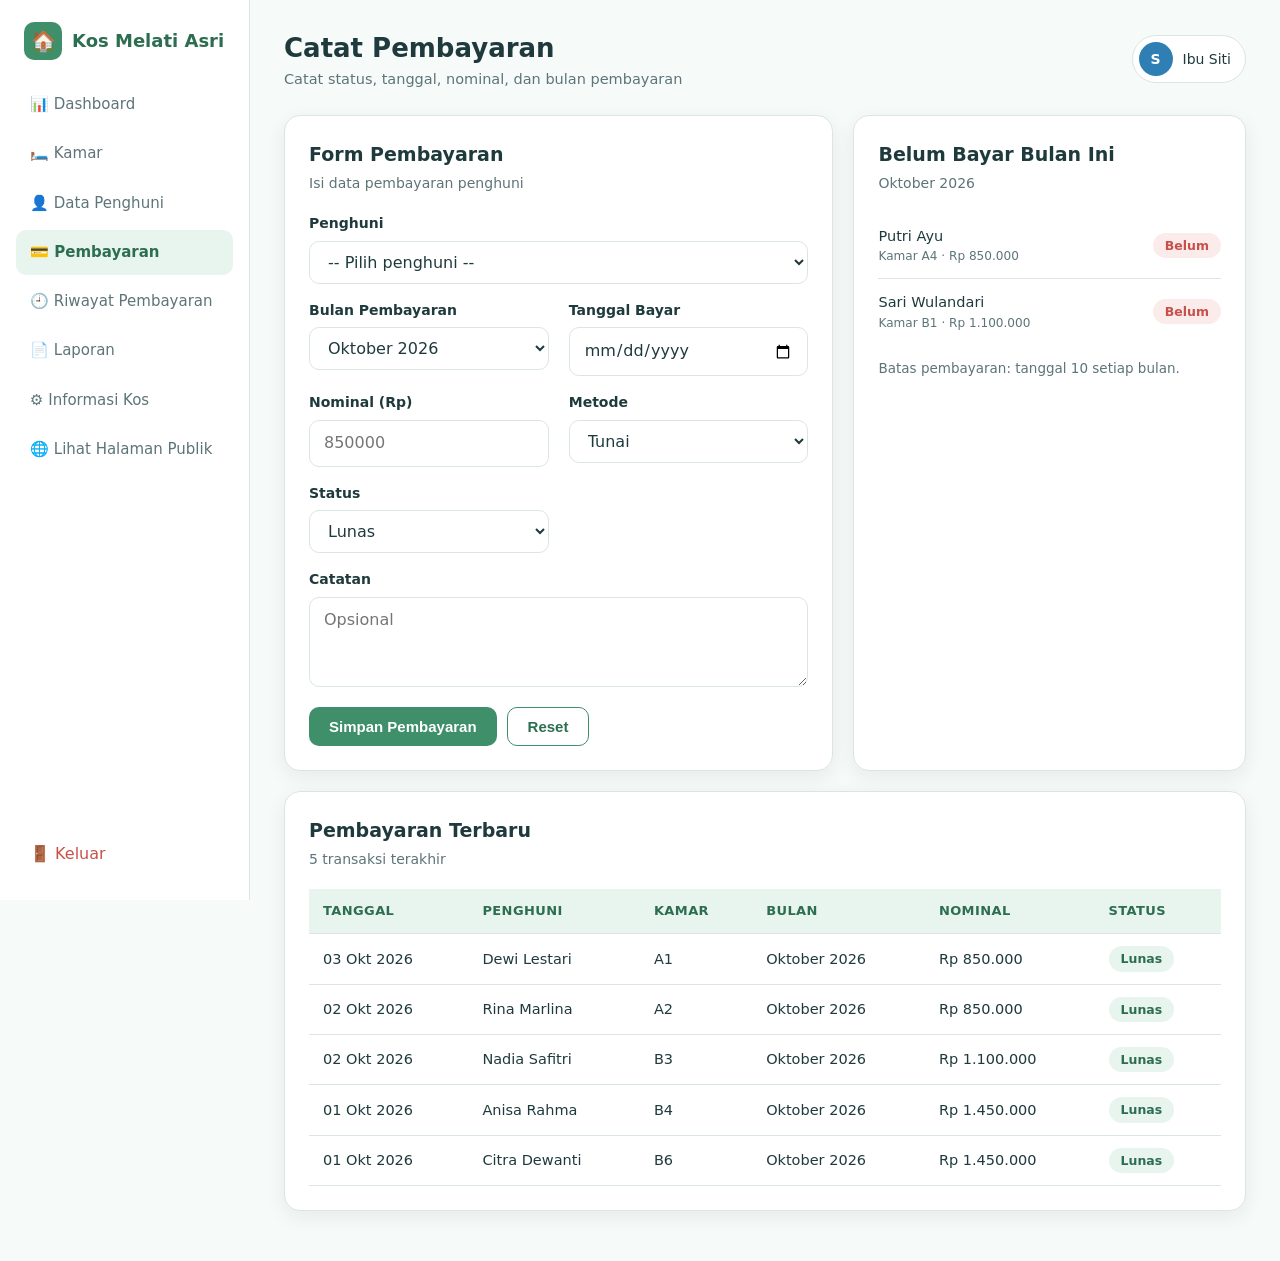
<file: pembayaran.html>
<!DOCTYPE html>
<html lang="id">
<head>
  <meta charset="UTF-8">
  <meta name="viewport" content="width=device-width, initial-scale=1.0">
  <title>Pembayaran - Ibu Kos</title>
  <link rel="stylesheet" href="style.css">
</head>
<body>
<div class="app">

  <aside class="sidebar">
    <a href="dashboard.html" class="brand"><span class="logo">🏠</span> Kos Melati Asri</a>
    <nav>
      <a href="dashboard.html">📊 Dashboard</a>
      <a href="kamar.html">🛏️ Kamar</a>
      <a href="penghuni.html">👤 Data Penghuni</a>
      <a href="pembayaran.html" class="active">💳 Pembayaran</a>
      <a href="riwayat.html">🕘 Riwayat Pembayaran</a>
      <a href="laporan.html">📄 Laporan</a>
      <a href="informasi-kos.html">⚙️ Informasi Kos</a>
      <a href="index.html" target="_blank">🌐 Lihat Halaman Publik</a>
    </nav>
    <a href="login.html" class="logout" style="padding:11px 14px">🚪 Keluar</a>
  </aside>

  <main class="main">
    <div class="page-head">
      <div>
        <h1>Catat Pembayaran</h1>
        <p>Catat status, tanggal, nominal, dan bulan pembayaran</p>
      </div>
      <div class="user-chip"><span class="avatar">S</span> Ibu Siti</div>
    </div>

    <div class="two-col">
      <!-- Form pembayaran -->
      <div class="card">
        <h2>Form Pembayaran</h2>
        <p class="sub">Isi data pembayaran penghuni</p>
        <form action="#" method="post">
          <div class="form-grid">
            <div class="form-group full">
              <label for="penghuni">Penghuni</label>
              <select id="penghuni" name="penghuni" required>
                <option value="">-- Pilih penghuni --</option>
                <option>Dewi Lestari (A1)</option>
                <option>Rina Marlina (A2)</option>
                <option>Putri Ayu (A4)</option>
                <option>Maya Anggraini (A5)</option>
                <option>Lia Permata (A6)</option>
                <option>Sari Wulandari (B1)</option>
                <option>Nadia Safitri (B3)</option>
                <option>Anisa Rahma (B4)</option>
                <option>Citra Dewanti (B6)</option>
              </select>
            </div>
            <div class="form-group">
              <label for="bulan">Bulan Pembayaran</label>
              <select id="bulan" name="bulan">
                <option>Januari 2026</option><option>Februari 2026</option><option>Maret 2026</option>
                <option>April 2026</option><option>Mei 2026</option><option>Juni 2026</option>
                <option>Juli 2026</option><option>Agustus 2026</option><option>September 2026</option>
                <option selected>Oktober 2026</option><option>November 2026</option><option>Desember 2026</option>
              </select>
            </div>
            <div class="form-group">
              <label for="tgl_bayar">Tanggal Bayar</label>
              <input type="date" id="tgl_bayar" name="tgl_bayar" required>
            </div>
            <div class="form-group">
              <label for="nominal">Nominal (Rp)</label>
              <input type="number" id="nominal" name="nominal" placeholder="850000" required>
            </div>
            <div class="form-group">
              <label for="metode">Metode</label>
              <select id="metode" name="metode">
                <option>Tunai</option>
                <option>Transfer Bank</option>
                <option>E-Wallet</option>
              </select>
            </div>
            <div class="form-group">
              <label for="status">Status</label>
              <select id="status" name="status">
                <option value="lunas">Lunas</option>
                <option value="belum">Belum Lunas</option>
              </select>
            </div>
            <div class="form-group full">
              <label for="catatan">Catatan</label>
              <textarea id="catatan" name="catatan" placeholder="Opsional"></textarea>
            </div>
          </div>
          <div class="form-actions">
            <button type="submit" class="btn">Simpan Pembayaran</button>
            <button type="reset" class="btn btn-outline">Reset</button>
          </div>
        </form>
      </div>

      <!-- Belum bayar -->
      <div class="card">
        <h2>Belum Bayar Bulan Ini</h2>
        <p class="sub">Oktober 2026</p>
        <ul class="list-simple">
          <li><div>Putri Ayu<small>Kamar A4 &middot; Rp 850.000</small></div><span class="badge badge-red">Belum</span></li>
          <li><div>Sari Wulandari<small>Kamar B1 &middot; Rp 1.100.000</small></div><span class="badge badge-red">Belum</span></li>
        </ul>
        <p style="margin-top:14px;font-size:13.5px;color:var(--muted)">Batas pembayaran: tanggal 10 setiap bulan.</p>
      </div>
    </div>

    <!-- Pembayaran terbaru -->
    <div class="card">
      <h2>Pembayaran Terbaru</h2>
      <p class="sub">5 transaksi terakhir</p>
      <div class="table-wrap">
        <table>
          <thead>
            <tr><th>Tanggal</th><th>Penghuni</th><th>Kamar</th><th>Bulan</th><th>Nominal</th><th>Status</th></tr>
          </thead>
          <tbody>
            <tr><td>03 Okt 2026</td><td>Dewi Lestari</td><td>A1</td><td>Oktober 2026</td><td>Rp 850.000</td><td><span class="badge badge-green">Lunas</span></td></tr>
            <tr><td>02 Okt 2026</td><td>Rina Marlina</td><td>A2</td><td>Oktober 2026</td><td>Rp 850.000</td><td><span class="badge badge-green">Lunas</span></td></tr>
            <tr><td>02 Okt 2026</td><td>Nadia Safitri</td><td>B3</td><td>Oktober 2026</td><td>Rp 1.100.000</td><td><span class="badge badge-green">Lunas</span></td></tr>
            <tr><td>01 Okt 2026</td><td>Anisa Rahma</td><td>B4</td><td>Oktober 2026</td><td>Rp 1.450.000</td><td><span class="badge badge-green">Lunas</span></td></tr>
            <tr><td>01 Okt 2026</td><td>Citra Dewanti</td><td>B6</td><td>Oktober 2026</td><td>Rp 1.450.000</td><td><span class="badge badge-green">Lunas</span></td></tr>
          </tbody>
        </table>
      </div>
    </div>
  </main>
</div>
</body>
</html>
</file>
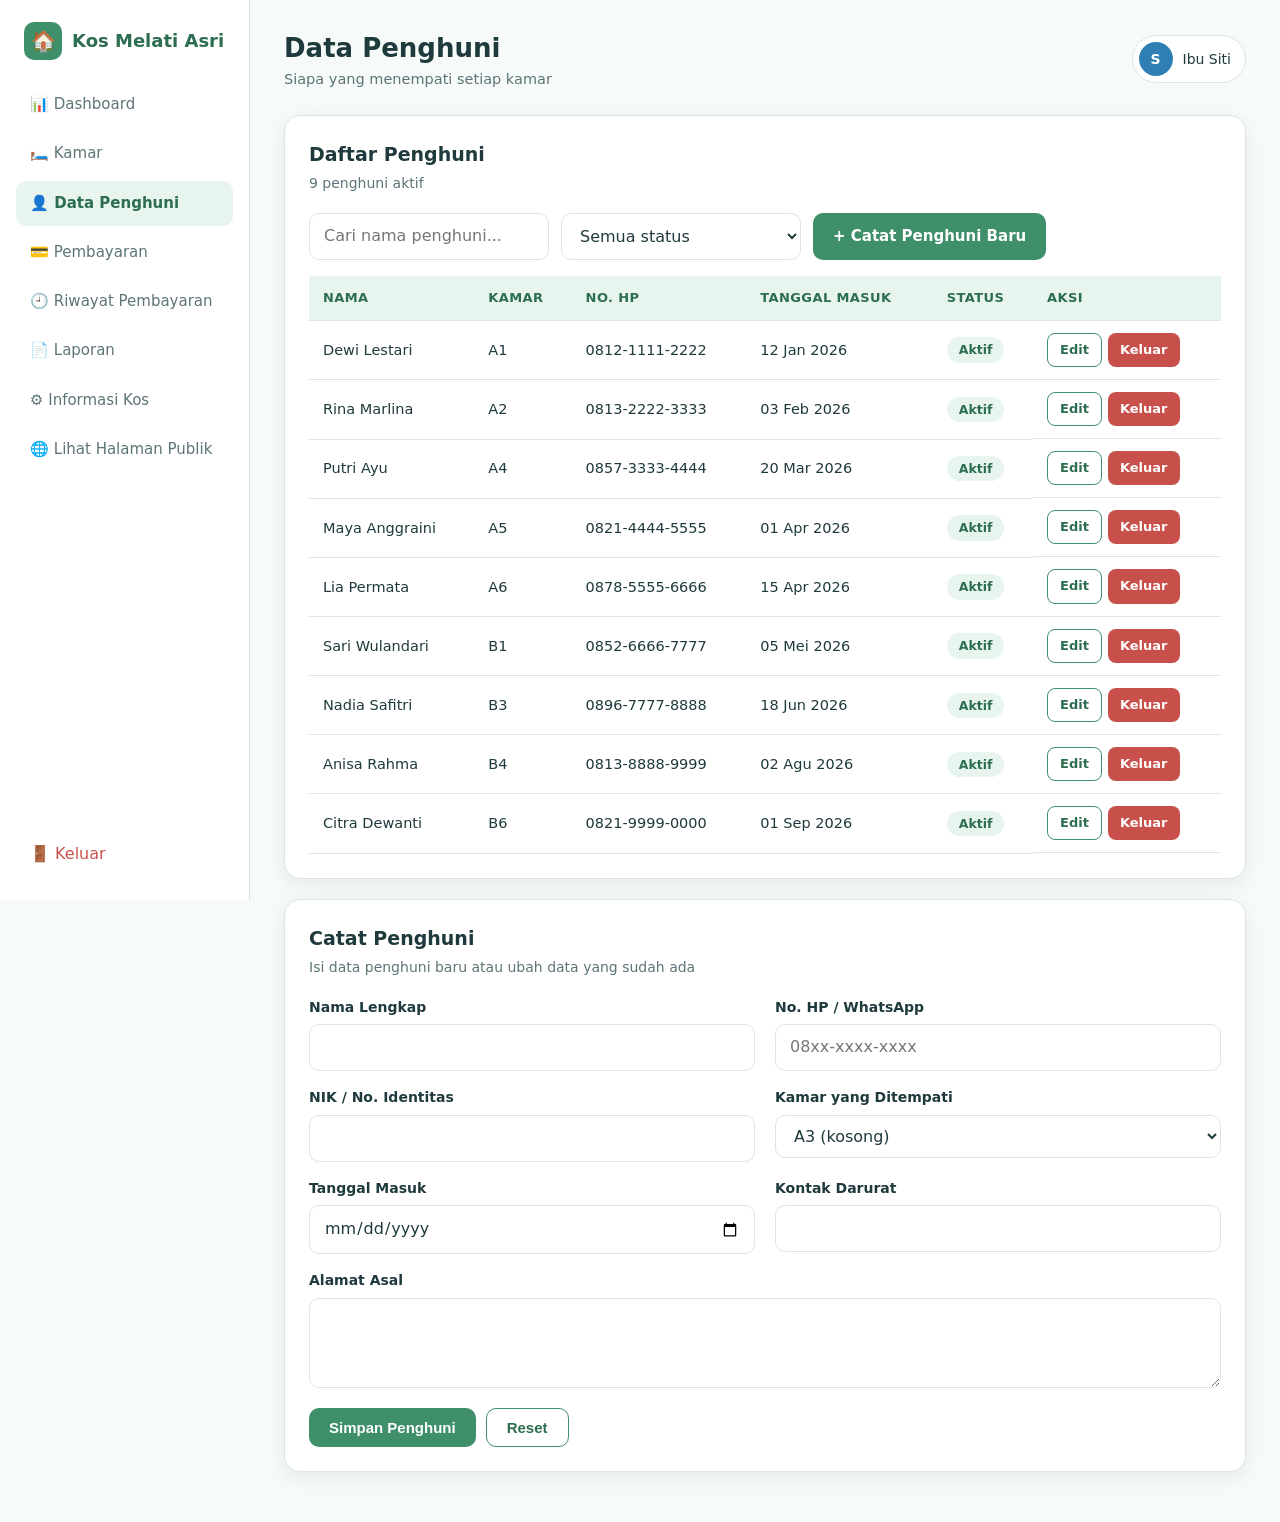
<file: penghuni.html>
<!DOCTYPE html>
<html lang="id">
<head>
  <meta charset="UTF-8">
  <meta name="viewport" content="width=device-width, initial-scale=1.0">
  <title>Data Penghuni - Ibu Kos</title>
  <link rel="stylesheet" href="style.css">
</head>
<body>
<div class="app">

  <aside class="sidebar">
    <a href="dashboard.html" class="brand"><span class="logo">🏠</span> Kos Melati Asri</a>
    <nav>
      <a href="dashboard.html">📊 Dashboard</a>
      <a href="kamar.html">🛏️ Kamar</a>
      <a href="penghuni.html" class="active">👤 Data Penghuni</a>
      <a href="pembayaran.html">💳 Pembayaran</a>
      <a href="riwayat.html">🕘 Riwayat Pembayaran</a>
      <a href="laporan.html">📄 Laporan</a>
      <a href="informasi-kos.html">⚙️ Informasi Kos</a>
      <a href="index.html" target="_blank">🌐 Lihat Halaman Publik</a>
    </nav>
    <a href="login.html" class="logout" style="padding:11px 14px">🚪 Keluar</a>
  </aside>

  <main class="main">
    <div class="page-head">
      <div>
        <h1>Data Penghuni</h1>
        <p>Siapa yang menempati setiap kamar</p>
      </div>
      <div class="user-chip"><span class="avatar">S</span> Ibu Siti</div>
    </div>

    <div class="card mb">
      <h2>Daftar Penghuni</h2>
      <p class="sub">9 penghuni aktif</p>
      <div class="toolbar">
        <input type="search" placeholder="Cari nama penghuni...">
        <select>
          <option>Semua status</option>
          <option>Aktif</option>
          <option>Keluar</option>
        </select>
        <a href="#form-penghuni" class="btn">+ Catat Penghuni Baru</a>
      </div>
      <div class="table-wrap">
        <table>
          <thead>
            <tr><th>Nama</th><th>Kamar</th><th>No. HP</th><th>Tanggal Masuk</th><th>Status</th><th>Aksi</th></tr>
          </thead>
          <tbody>
            <tr><td>Dewi Lestari</td><td>A1</td><td>0812-1111-2222</td><td>12 Jan 2026</td><td><span class="badge badge-green">Aktif</span></td><td class="aksi"><a href="#form-penghuni" class="btn btn-sm btn-outline">Edit</a><a href="#" class="btn btn-sm btn-danger">Keluar</a></td></tr>
            <tr><td>Rina Marlina</td><td>A2</td><td>0813-2222-3333</td><td>03 Feb 2026</td><td><span class="badge badge-green">Aktif</span></td><td class="aksi"><a href="#form-penghuni" class="btn btn-sm btn-outline">Edit</a><a href="#" class="btn btn-sm btn-danger">Keluar</a></td></tr>
            <tr><td>Putri Ayu</td><td>A4</td><td>0857-3333-4444</td><td>20 Mar 2026</td><td><span class="badge badge-green">Aktif</span></td><td class="aksi"><a href="#form-penghuni" class="btn btn-sm btn-outline">Edit</a><a href="#" class="btn btn-sm btn-danger">Keluar</a></td></tr>
            <tr><td>Maya Anggraini</td><td>A5</td><td>0821-4444-5555</td><td>01 Apr 2026</td><td><span class="badge badge-green">Aktif</span></td><td class="aksi"><a href="#form-penghuni" class="btn btn-sm btn-outline">Edit</a><a href="#" class="btn btn-sm btn-danger">Keluar</a></td></tr>
            <tr><td>Lia Permata</td><td>A6</td><td>0878-5555-6666</td><td>15 Apr 2026</td><td><span class="badge badge-green">Aktif</span></td><td class="aksi"><a href="#form-penghuni" class="btn btn-sm btn-outline">Edit</a><a href="#" class="btn btn-sm btn-danger">Keluar</a></td></tr>
            <tr><td>Sari Wulandari</td><td>B1</td><td>0852-6666-7777</td><td>05 Mei 2026</td><td><span class="badge badge-green">Aktif</span></td><td class="aksi"><a href="#form-penghuni" class="btn btn-sm btn-outline">Edit</a><a href="#" class="btn btn-sm btn-danger">Keluar</a></td></tr>
            <tr><td>Nadia Safitri</td><td>B3</td><td>0896-7777-8888</td><td>18 Jun 2026</td><td><span class="badge badge-green">Aktif</span></td><td class="aksi"><a href="#form-penghuni" class="btn btn-sm btn-outline">Edit</a><a href="#" class="btn btn-sm btn-danger">Keluar</a></td></tr>
            <tr><td>Anisa Rahma</td><td>B4</td><td>0813-8888-9999</td><td>02 Agu 2026</td><td><span class="badge badge-green">Aktif</span></td><td class="aksi"><a href="#form-penghuni" class="btn btn-sm btn-outline">Edit</a><a href="#" class="btn btn-sm btn-danger">Keluar</a></td></tr>
            <tr><td>Citra Dewanti</td><td>B6</td><td>0821-9999-0000</td><td>01 Sep 2026</td><td><span class="badge badge-green">Aktif</span></td><td class="aksi"><a href="#form-penghuni" class="btn btn-sm btn-outline">Edit</a><a href="#" class="btn btn-sm btn-danger">Keluar</a></td></tr>
          </tbody>
        </table>
      </div>
    </div>

    <div class="card" id="form-penghuni">
      <h2>Catat Penghuni</h2>
      <p class="sub">Isi data penghuni baru atau ubah data yang sudah ada</p>
      <form action="#" method="post">
        <div class="form-grid">
          <div class="form-group">
            <label for="nama">Nama Lengkap</label>
            <input type="text" id="nama" name="nama" required>
          </div>
          <div class="form-group">
            <label for="no_hp">No. HP / WhatsApp</label>
            <input type="tel" id="no_hp" name="no_hp" placeholder="08xx-xxxx-xxxx" required>
          </div>
          <div class="form-group">
            <label for="nik">NIK / No. Identitas</label>
            <input type="text" id="nik" name="nik">
          </div>
          <div class="form-group">
            <label for="kamar">Kamar yang Ditempati</label>
            <select id="kamar" name="kamar">
              <option>A3 (kosong)</option>
              <option>B2 (kosong)</option>
              <option>B5 (kosong)</option>
            </select>
          </div>
          <div class="form-group">
            <label for="tgl_masuk">Tanggal Masuk</label>
            <input type="date" id="tgl_masuk" name="tgl_masuk" required>
          </div>
          <div class="form-group">
            <label for="kontak_darurat">Kontak Darurat</label>
            <input type="tel" id="kontak_darurat" name="kontak_darurat">
          </div>
          <div class="form-group full">
            <label for="alamat">Alamat Asal</label>
            <textarea id="alamat" name="alamat"></textarea>
          </div>
        </div>
        <div class="form-actions">
          <button type="submit" class="btn">Simpan Penghuni</button>
          <button type="reset" class="btn btn-outline">Reset</button>
        </div>
      </form>
    </div>
  </main>
</div>
</body>
</html>
</file>
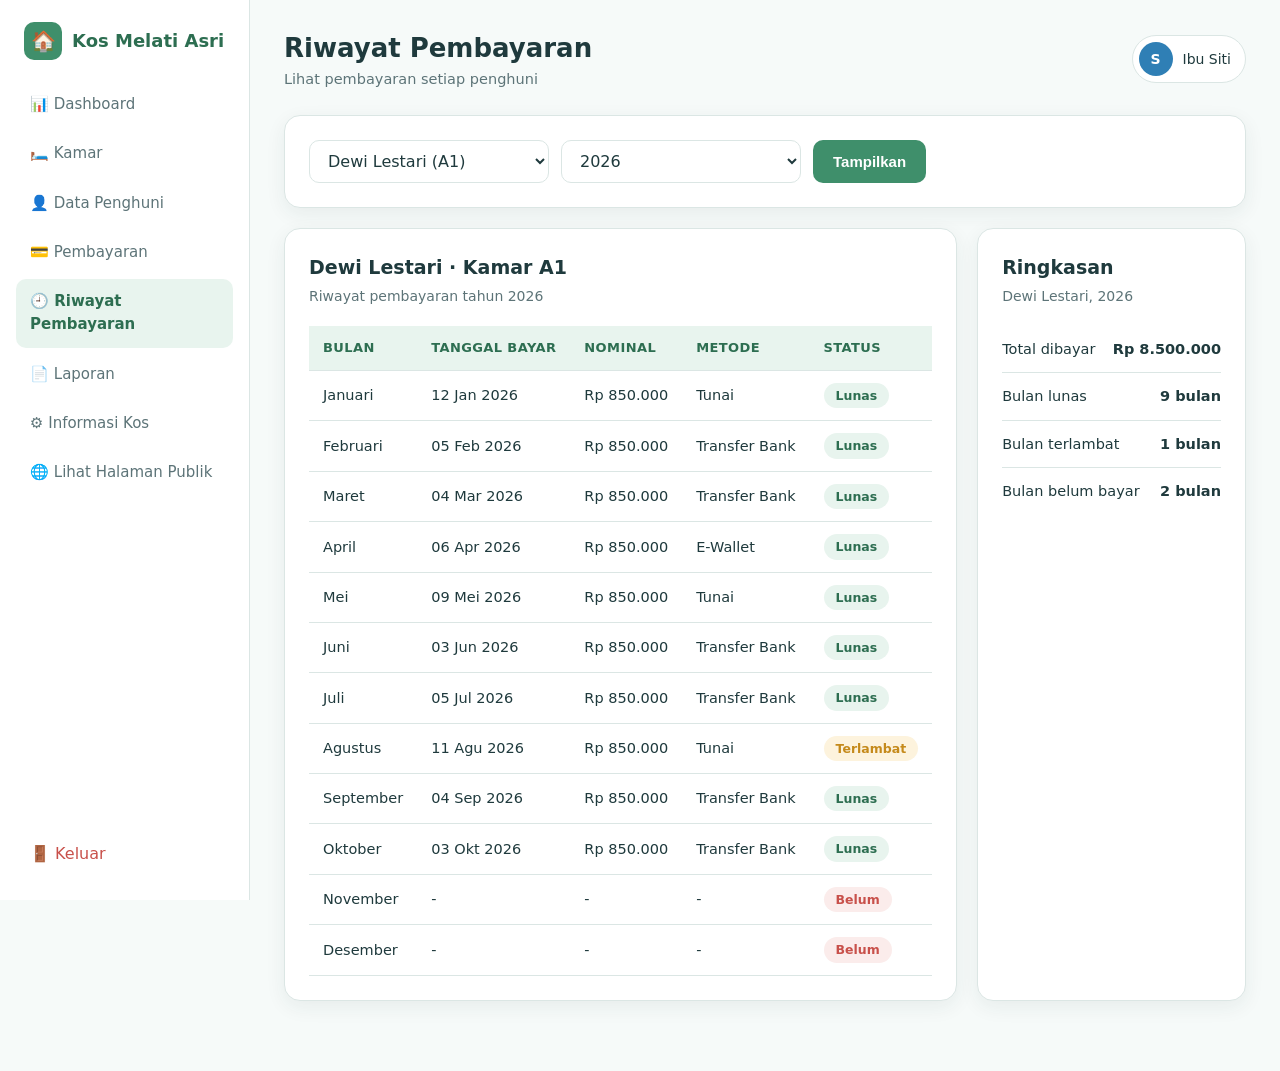
<file: riwayat.html>
<!DOCTYPE html>
<html lang="id">
<head>
  <meta charset="UTF-8">
  <meta name="viewport" content="width=device-width, initial-scale=1.0">
  <title>Riwayat Pembayaran - Ibu Kos</title>
  <link rel="stylesheet" href="style.css">
</head>
<body>
<div class="app">

  <aside class="sidebar">
    <a href="dashboard.html" class="brand"><span class="logo">🏠</span> Kos Melati Asri</a>
    <nav>
      <a href="dashboard.html">📊 Dashboard</a>
      <a href="kamar.html">🛏️ Kamar</a>
      <a href="penghuni.html">👤 Data Penghuni</a>
      <a href="pembayaran.html">💳 Pembayaran</a>
      <a href="riwayat.html" class="active">🕘 Riwayat Pembayaran</a>
      <a href="laporan.html">📄 Laporan</a>
      <a href="informasi-kos.html">⚙️ Informasi Kos</a>
      <a href="index.html" target="_blank">🌐 Lihat Halaman Publik</a>
    </nav>
    <a href="login.html" class="logout" style="padding:11px 14px">🚪 Keluar</a>
  </aside>

  <main class="main">
    <div class="page-head">
      <div>
        <h1>Riwayat Pembayaran</h1>
        <p>Lihat pembayaran setiap penghuni</p>
      </div>
      <div class="user-chip"><span class="avatar">S</span> Ibu Siti</div>
    </div>

    <div class="card mb">
      <form action="#" method="get" class="toolbar" style="margin:0">
        <select name="penghuni">
          <option>Dewi Lestari (A1)</option>
          <option>Rina Marlina (A2)</option>
          <option>Putri Ayu (A4)</option>
          <option>Sari Wulandari (B1)</option>
        </select>
        <select name="tahun">
          <option>2026</option>
          <option>2025</option>
        </select>
        <button class="btn" type="submit">Tampilkan</button>
      </form>
    </div>

    <div class="two-col">
      <div class="card">
        <h2>Dewi Lestari &middot; Kamar A1</h2>
        <p class="sub">Riwayat pembayaran tahun 2026</p>
        <div class="table-wrap">
          <table>
            <thead>
              <tr><th>Bulan</th><th>Tanggal Bayar</th><th>Nominal</th><th>Metode</th><th>Status</th></tr>
            </thead>
            <tbody>
              <tr><td>Januari</td><td>12 Jan 2026</td><td>Rp 850.000</td><td>Tunai</td><td><span class="badge badge-green">Lunas</span></td></tr>
              <tr><td>Februari</td><td>05 Feb 2026</td><td>Rp 850.000</td><td>Transfer Bank</td><td><span class="badge badge-green">Lunas</span></td></tr>
              <tr><td>Maret</td><td>04 Mar 2026</td><td>Rp 850.000</td><td>Transfer Bank</td><td><span class="badge badge-green">Lunas</span></td></tr>
              <tr><td>April</td><td>06 Apr 2026</td><td>Rp 850.000</td><td>E-Wallet</td><td><span class="badge badge-green">Lunas</span></td></tr>
              <tr><td>Mei</td><td>09 Mei 2026</td><td>Rp 850.000</td><td>Tunai</td><td><span class="badge badge-green">Lunas</span></td></tr>
              <tr><td>Juni</td><td>03 Jun 2026</td><td>Rp 850.000</td><td>Transfer Bank</td><td><span class="badge badge-green">Lunas</span></td></tr>
              <tr><td>Juli</td><td>05 Jul 2026</td><td>Rp 850.000</td><td>Transfer Bank</td><td><span class="badge badge-green">Lunas</span></td></tr>
              <tr><td>Agustus</td><td>11 Agu 2026</td><td>Rp 850.000</td><td>Tunai</td><td><span class="badge badge-yellow">Terlambat</span></td></tr>
              <tr><td>September</td><td>04 Sep 2026</td><td>Rp 850.000</td><td>Transfer Bank</td><td><span class="badge badge-green">Lunas</span></td></tr>
              <tr><td>Oktober</td><td>03 Okt 2026</td><td>Rp 850.000</td><td>Transfer Bank</td><td><span class="badge badge-green">Lunas</span></td></tr>
              <tr><td>November</td><td>-</td><td>-</td><td>-</td><td><span class="badge badge-red">Belum</span></td></tr>
              <tr><td>Desember</td><td>-</td><td>-</td><td>-</td><td><span class="badge badge-red">Belum</span></td></tr>
            </tbody>
          </table>
        </div>
      </div>

      <div class="card">
        <h2>Ringkasan</h2>
        <p class="sub">Dewi Lestari, 2026</p>
        <ul class="list-simple">
          <li><span>Total dibayar</span><strong>Rp 8.500.000</strong></li>
          <li><span>Bulan lunas</span><strong>9 bulan</strong></li>
          <li><span>Bulan terlambat</span><strong>1 bulan</strong></li>
          <li><span>Bulan belum bayar</span><strong>2 bulan</strong></li>
        </ul>
      </div>
    </div>
  </main>
</div>
</body>
</html>
</file>
<file: style.css>
/* ==========================================================
   Sistem Informasi Pengelolaan dan Monitoring Rumah Kos
   style.css - dipakai oleh semua halaman
   ========================================================== */

:root {
  --green: #3f8f6b;
  --green-dark: #2d6e51;
  --green-soft: #e8f4ee;
  --blue: #2f7fb5;
  --blue-dark: #256a99;
  --blue-soft: #e8f1fa;
  --ink: #1f3a3d;
  --muted: #5d7478;
  --line: #dbe6e4;
  --bg: #f6faf9;
  --white: #ffffff;
  --red: #c8504a;
  --red-soft: #fbeceb;
  --yellow: #c58a1b;
  --yellow-soft: #fdf3dd;
  --radius: 16px;
  --shadow: 0 6px 20px rgba(31, 58, 61, 0.07);
}

* { box-sizing: border-box; margin: 0; padding: 0; }

html { scroll-behavior: smooth; }

body {
  font-family: "Segoe UI", system-ui, -apple-system, Roboto, Arial, sans-serif;
  color: var(--ink);
  background: var(--bg);
  line-height: 1.55;
}

a { color: inherit; text-decoration: none; }
img { max-width: 100%; display: block; }

/* ---------- Tombol ---------- */
.btn {
  display: inline-flex;
  align-items: center;
  gap: 8px;
  padding: 10px 20px;
  border: 0;
  border-radius: 10px;
  font-size: 15px;
  font-weight: 600;
  cursor: pointer;
  background: var(--green);
  color: #fff;
  transition: background .2s, transform .1s;
}
.btn:hover { background: var(--green-dark); }
.btn:active { transform: scale(.98); }
.btn-blue { background: var(--blue); }
.btn-blue:hover { background: #256a99; }
.btn-outline {
  background: transparent;
  color: var(--green-dark);
  border: 1.5px solid var(--green);
}
.btn-outline:hover { background: var(--green-soft); }
.btn-wa { background: #25a244; }
.btn-wa:hover { background: #1d8636; }
.btn-sm { padding: 6px 12px; font-size: 13px; border-radius: 8px; }
.btn-danger { background: var(--red); }
.btn-danger:hover { background: #a63f3a; }
.btn-block { width: 100%; justify-content: center; }

/* ---------- Badge ---------- */
.badge {
  display: inline-block;
  padding: 3px 12px;
  border-radius: 999px;
  font-size: 12.5px;
  font-weight: 600;
}
.badge-green  { background: var(--green-soft);  color: var(--green-dark); }
.badge-red    { background: var(--red-soft);    color: var(--red); }
.badge-yellow { background: var(--yellow-soft); color: var(--yellow); }
.badge-blue   { background: var(--blue-soft);   color: var(--blue); }

/* ---------- Card ---------- */
.card {
  background: var(--white);
  border: 1px solid var(--line);
  border-radius: var(--radius);
  padding: 24px;
  box-shadow: var(--shadow);
}
.card h2 { font-size: 19px; margin-bottom: 4px; }
.card .sub { color: var(--muted); font-size: 14px; margin-bottom: 18px; }

/* ---------- Form ---------- */
.form-grid {
  display: grid;
  grid-template-columns: repeat(2, 1fr);
  gap: 16px 20px;
}
.form-group { display: flex; flex-direction: column; gap: 6px; }
.form-group.full { grid-column: 1 / -1; }
label { font-size: 14px; font-weight: 600; }
input, select, textarea {
  font: inherit;
  padding: 10px 14px;
  border: 1.5px solid var(--line);
  border-radius: 10px;
  background: #fff;
  color: var(--ink);
  width: 100%;
}
input:focus, select:focus, textarea:focus {
  outline: none;
  border-color: var(--green);
  box-shadow: 0 0 0 3px rgba(63, 143, 107, .15);
}
textarea { resize: vertical; min-height: 90px; }
.form-actions { display: flex; gap: 10px; margin-top: 20px; flex-wrap: wrap; }

/* ---------- Tabel ---------- */
.table-wrap { overflow-x: auto; }
table { width: 100%; border-collapse: collapse; font-size: 14.5px; }
th, td { padding: 12px 14px; text-align: left; border-bottom: 1px solid var(--line); white-space: nowrap; }
th {
  background: var(--green-soft);
  color: var(--green-dark);
  font-size: 13px;
  text-transform: uppercase;
  letter-spacing: .4px;
}
tr:hover td { background: #fafdfc; }
td.aksi { display: flex; gap: 6px; }

/* =========================================================
   HALAMAN CALON PENGHUNI (index.html)
   ========================================================= */
.topbar {
  position: sticky; top: 0; z-index: 10;
  background: rgba(255,255,255,.92);
  backdrop-filter: blur(8px);
  border-bottom: 1px solid var(--line);
}
.topbar .inner {
  max-width: 1100px; margin: auto;
  display: flex; align-items: center; justify-content: space-between;
  padding: 14px 20px;
}
.brand { display: flex; align-items: center; gap: 10px; font-weight: 700; font-size: 18px; color: var(--green-dark); }
.brand .logo {
  width: 38px; height: 38px; border-radius: 10px;
  background: var(--green); color: #fff;
  display: grid; place-items: center; font-size: 20px;
}
.topbar nav { display: flex; gap: 22px; align-items: center; font-size: 15px; }
.topbar nav a:hover { color: var(--green); }

.container { max-width: 1100px; margin: auto; padding: 0 20px; }

.hero {
  background: linear-gradient(135deg, var(--green-soft), var(--blue-soft));
  padding: 56px 0;
}
.hero .container {
  display: grid; grid-template-columns: 1.1fr .9fr; gap: 40px; align-items: center;
}
.hero .tag {
  display: inline-block; margin-bottom: 14px;
  padding: 4px 14px; border-radius: 999px;
  background: #fff; color: var(--green-dark);
  font-size: 13px; font-weight: 600;
}
.hero h1 { font-size: 38px; line-height: 1.2; margin-bottom: 12px; }
.hero p { color: var(--muted); font-size: 17px; margin-bottom: 22px; }
.hero .cta { display: flex; gap: 12px; flex-wrap: wrap; }
.hero-img {
  height: 300px; border-radius: 22px;
  background:
    linear-gradient(180deg, rgba(255,255,255,0) 55%, rgba(31,58,61,.25)),
    linear-gradient(135deg, #cfe5d9, #a9cfbd);
  display: grid; place-items: center;
  font-size: 90px;
  box-shadow: var(--shadow);
  position: relative;
}
.hero-img span.cap {
  position: absolute; left: 16px; bottom: 14px;
  font-size: 14px; color: #fff; font-weight: 600;
}

section.block { padding: 44px 0 6px; }
section.block h2 { font-size: 26px; margin-bottom: 6px; }
section.block .lead { color: var(--muted); margin-bottom: 22px; }

.stats {
  display: grid; grid-template-columns: repeat(3, 1fr); gap: 16px;
  margin-top: -34px; position: relative; z-index: 2;
}
.stat-box {
  background: #fff; border: 1px solid var(--line);
  border-radius: var(--radius); padding: 20px; box-shadow: var(--shadow);
  display: flex; align-items: center; gap: 14px;
}
.stat-box .ico {
  width: 48px; height: 48px; border-radius: 12px; font-size: 24px;
  display: grid; place-items: center; background: var(--green-soft);
}
.stat-box .num { font-size: 26px; font-weight: 800; line-height: 1.1; }
.stat-box .lbl { color: var(--muted); font-size: 13.5px; }

.grid-3 { display: grid; grid-template-columns: repeat(3, 1fr); gap: 16px; }
.grid-2 { display: grid; grid-template-columns: repeat(2, 1fr); gap: 20px; }

.fasilitas { list-style: none; display: grid; grid-template-columns: repeat(2, 1fr); gap: 12px; }
.fasilitas li {
  display: flex; gap: 10px; align-items: center;
  padding: 12px 14px; border-radius: 12px; background: var(--green-soft);
}

.harga {
  text-align: center;
}
.harga .nominal { font-size: 36px; font-weight: 800; color: var(--green-dark); }
.harga .per { color: var(--muted); }

.peraturan { padding-left: 20px; }
.peraturan li { margin-bottom: 8px; }

.kamar-grid { display: grid; grid-template-columns: repeat(auto-fill, minmax(120px, 1fr)); gap: 12px; }
.kamar-item {
  border-radius: 12px; padding: 14px 8px; text-align: center;
  border: 1.5px solid var(--line); background: #fff;
}
.kamar-item .no { font-size: 20px; font-weight: 800; }
.kamar-item.kosong { border-color: var(--green); background: var(--green-soft); }
.kamar-item.terisi { background: #f1f3f3; color: #8a9a9d; }
.legend { display: flex; gap: 18px; margin-top: 14px; font-size: 14px; color: var(--muted); }
.dot { display: inline-block; width: 12px; height: 12px; border-radius: 50%; margin-right: 6px; }
.dot.g { background: var(--green); }
.dot.x { background: #b5c0c2; }

.peta {
  height: 220px; border-radius: 14px;
  background:
    repeating-linear-gradient(45deg, #e6efec 0 14px, #eef5f2 14px 28px);
  display: grid; place-items: center; font-size: 50px; margin-bottom: 14px;
}

.qr-note {
  display: flex; gap: 18px; align-items: center;
  background: var(--green-soft); border-radius: var(--radius); padding: 20px;
}
.qr {
  width: 96px; height: 96px; flex: none; border-radius: 8px; background-color: #fff;
  background-image:
    linear-gradient(90deg, #1f3a3d 50%, transparent 50%),
    linear-gradient(#1f3a3d 50%, transparent 50%);
  background-size: 12px 12px, 12px 12px;
  border: 8px solid #fff;
  outline: 2px solid #1f3a3d;
}

footer.site {
  margin-top: 56px; padding: 28px 0; text-align: center;
  color: var(--muted); font-size: 14px; border-top: 1px solid var(--line);
  background: #fff;
}
footer.site a { color: var(--green-dark); font-weight: 600; }

/* =========================================================
   HALAMAN LOGIN
   ========================================================= */
.login-page {
  min-height: 100vh; display: grid; place-items: center; padding: 20px;
  background: linear-gradient(135deg, var(--green-soft), var(--blue-soft));
}
.login-box { width: 100%; max-width: 420px; }
.login-box .head { text-align: center; margin-bottom: 22px; }
.login-box .head .logo {
  width: 60px; height: 60px; border-radius: 16px; margin: 0 auto 12px;
  background: var(--green); color: #fff; font-size: 30px;
  display: grid; place-items: center;
}
.login-box h1 { font-size: 22px; }
.login-box .form-group { margin-bottom: 16px; }
.login-box .back { text-align: center; margin-top: 16px; font-size: 14px; }
.login-box .back a { color: var(--green-dark); font-weight: 600; }

/* =========================================================
   LAYOUT ADMIN (IBU KOS)
   ========================================================= */
.app { display: grid; grid-template-columns: 250px 1fr; min-height: 100vh; }

.sidebar {
  background: #fff; border-right: 1px solid var(--line);
  padding: 22px 16px; display: flex; flex-direction: column;
  position: sticky; top: 0; height: 100vh;
}
.sidebar .brand { padding: 0 8px 22px; }
.sidebar nav { display: flex; flex-direction: column; gap: 4px; flex: 1; }
.sidebar nav a {
  display: flex; gap: 12px; align-items: center;
  padding: 11px 14px; border-radius: 10px; font-size: 15px; color: var(--muted);
}
.sidebar nav a:hover { background: var(--bg); color: var(--ink); }
.sidebar nav a.active { background: var(--green-soft); color: var(--green-dark); font-weight: 700; }
.sidebar .logout { color: var(--red); }

.main { padding: 28px 34px 50px; }
.page-head {
  display: flex; justify-content: space-between; align-items: center;
  gap: 16px; flex-wrap: wrap; margin-bottom: 24px;
}
.page-head h1 { font-size: 26px; }
.page-head p { color: var(--muted); font-size: 14.5px; }
.user-chip {
  display: flex; align-items: center; gap: 10px;
  background: #fff; border: 1px solid var(--line);
  padding: 6px 14px 6px 6px; border-radius: 999px; font-size: 14px;
}
.avatar {
  width: 34px; height: 34px; border-radius: 50%;
  background: var(--blue); color: #fff; font-weight: 700;
  display: grid; place-items: center;
}

.stat-grid { display: grid; grid-template-columns: repeat(4, 1fr); gap: 16px; margin-bottom: 22px; }
.stat-card {
  background: #fff; border: 1px solid var(--line); border-radius: var(--radius);
  padding: 20px; box-shadow: var(--shadow);
}
.stat-card .top { display: flex; justify-content: space-between; align-items: center; color: var(--muted); font-size: 14px; }
.stat-card .ico { width: 40px; height: 40px; border-radius: 10px; display: grid; place-items: center; font-size: 20px; }
.stat-card .num { font-size: 32px; font-weight: 800; margin-top: 8px; }
.ico.g { background: var(--green-soft); }
.ico.b { background: var(--blue-soft); }
.ico.y { background: var(--yellow-soft); }
.ico.r { background: var(--red-soft); }

.two-col { display: grid; grid-template-columns: 1.4fr 1fr; gap: 20px; margin-bottom: 20px; }

/* denah kamar di dashboard */
.denah { display: grid; grid-template-columns: repeat(6, 1fr); gap: 10px; }
.denah div {
  border-radius: 10px; padding: 12px 4px; text-align: center; font-weight: 700; font-size: 14px;
}
.denah .t { background: var(--blue-soft); color: var(--blue); }
.denah .k { background: var(--green-soft); color: var(--green-dark); border: 1.5px dashed var(--green); }

/* progress */
.progress { height: 12px; background: var(--line); border-radius: 999px; overflow: hidden; margin: 8px 0 14px; }
.progress span { display: block; height: 100%; background: var(--green); border-radius: 999px; }

.list-simple { list-style: none; }
.list-simple li {
  display: flex; justify-content: space-between; align-items: center;
  padding: 12px 0; border-bottom: 1px solid var(--line); font-size: 14.5px;
}
.list-simple li:last-child { border-bottom: 0; }
.list-simple small { color: var(--muted); display: block; }

.toolbar { display: flex; gap: 12px; margin-bottom: 16px; flex-wrap: wrap; }
.toolbar input, .toolbar select { max-width: 240px; }
.mb { margin-bottom: 20px; }

/* grafik batang sederhana (laporan) */
.chart { display: flex; align-items: flex-end; gap: 14px; height: 220px; padding: 10px 6px 0; border-bottom: 2px solid var(--line); }
.chart .bar { flex: 1; display: flex; flex-direction: column; align-items: center; justify-content: flex-end; height: 100%; }
.chart .bar i {
  width: 100%; max-width: 46px; border-radius: 8px 8px 0 0;
  background: linear-gradient(180deg, var(--green), #6fb592);
}
.chart .bar b { font-size: 12px; margin-bottom: 4px; }
.chart-label { display: flex; gap: 14px; padding: 8px 6px 0; }
.chart-label span { flex: 1; text-align: center; font-size: 13px; color: var(--muted); }

.mobile-toggle { display: none; }

/* =========================================================
   RESPONSIVE
   ========================================================= */
@media (max-width: 960px) {
  .app { grid-template-columns: 1fr; }
  .sidebar {
    position: static; height: auto; flex-direction: row; align-items: center;
    overflow-x: auto; padding: 12px; border-right: 0; border-bottom: 1px solid var(--line);
  }
  .sidebar .brand { display: none; }
  .sidebar nav { flex-direction: row; }
  .sidebar nav a { white-space: nowrap; padding: 9px 12px; }
  .main { padding: 22px 18px 40px; }
  .stat-grid { grid-template-columns: repeat(2, 1fr); }
  .two-col { grid-template-columns: 1fr; }
  .hero .container { grid-template-columns: 1fr; }
  .hero-img { height: 220px; }
  .stats, .grid-3 { grid-template-columns: 1fr; }
  .stats { margin-top: 20px; }
}
@media (max-width: 600px) {
  .grid-2, .form-grid, .fasilitas { grid-template-columns: 1fr; }
  .hero h1 { font-size: 28px; }
  .topbar nav a:not(.btn) { display: none; }
  .denah { grid-template-columns: repeat(4, 1fr); }
  .qr-note { flex-direction: column; text-align: center; }
}

@media print {
  .sidebar, .toolbar, .btn, .user-chip { display: none !important; }
  .app { display: block; }
  .main { padding: 0; }
  .card { box-shadow: none; }
}
</file>
